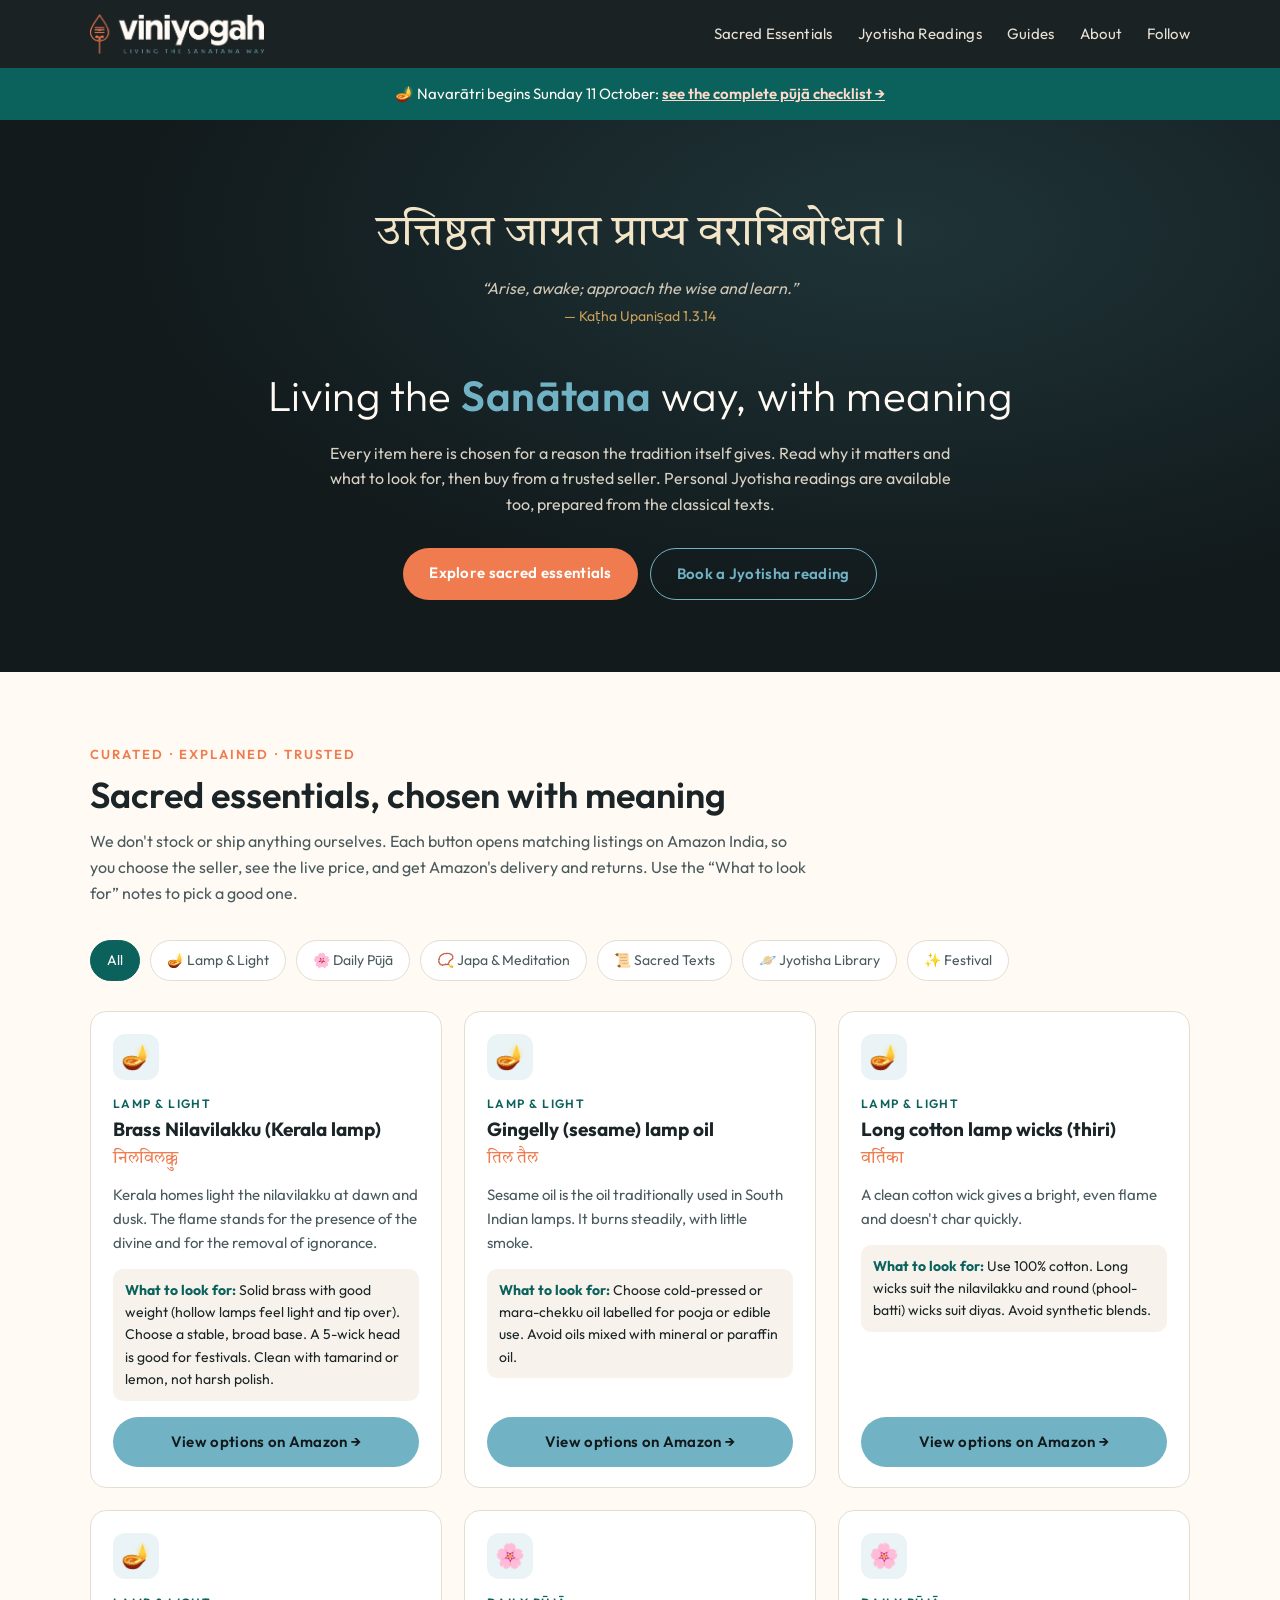
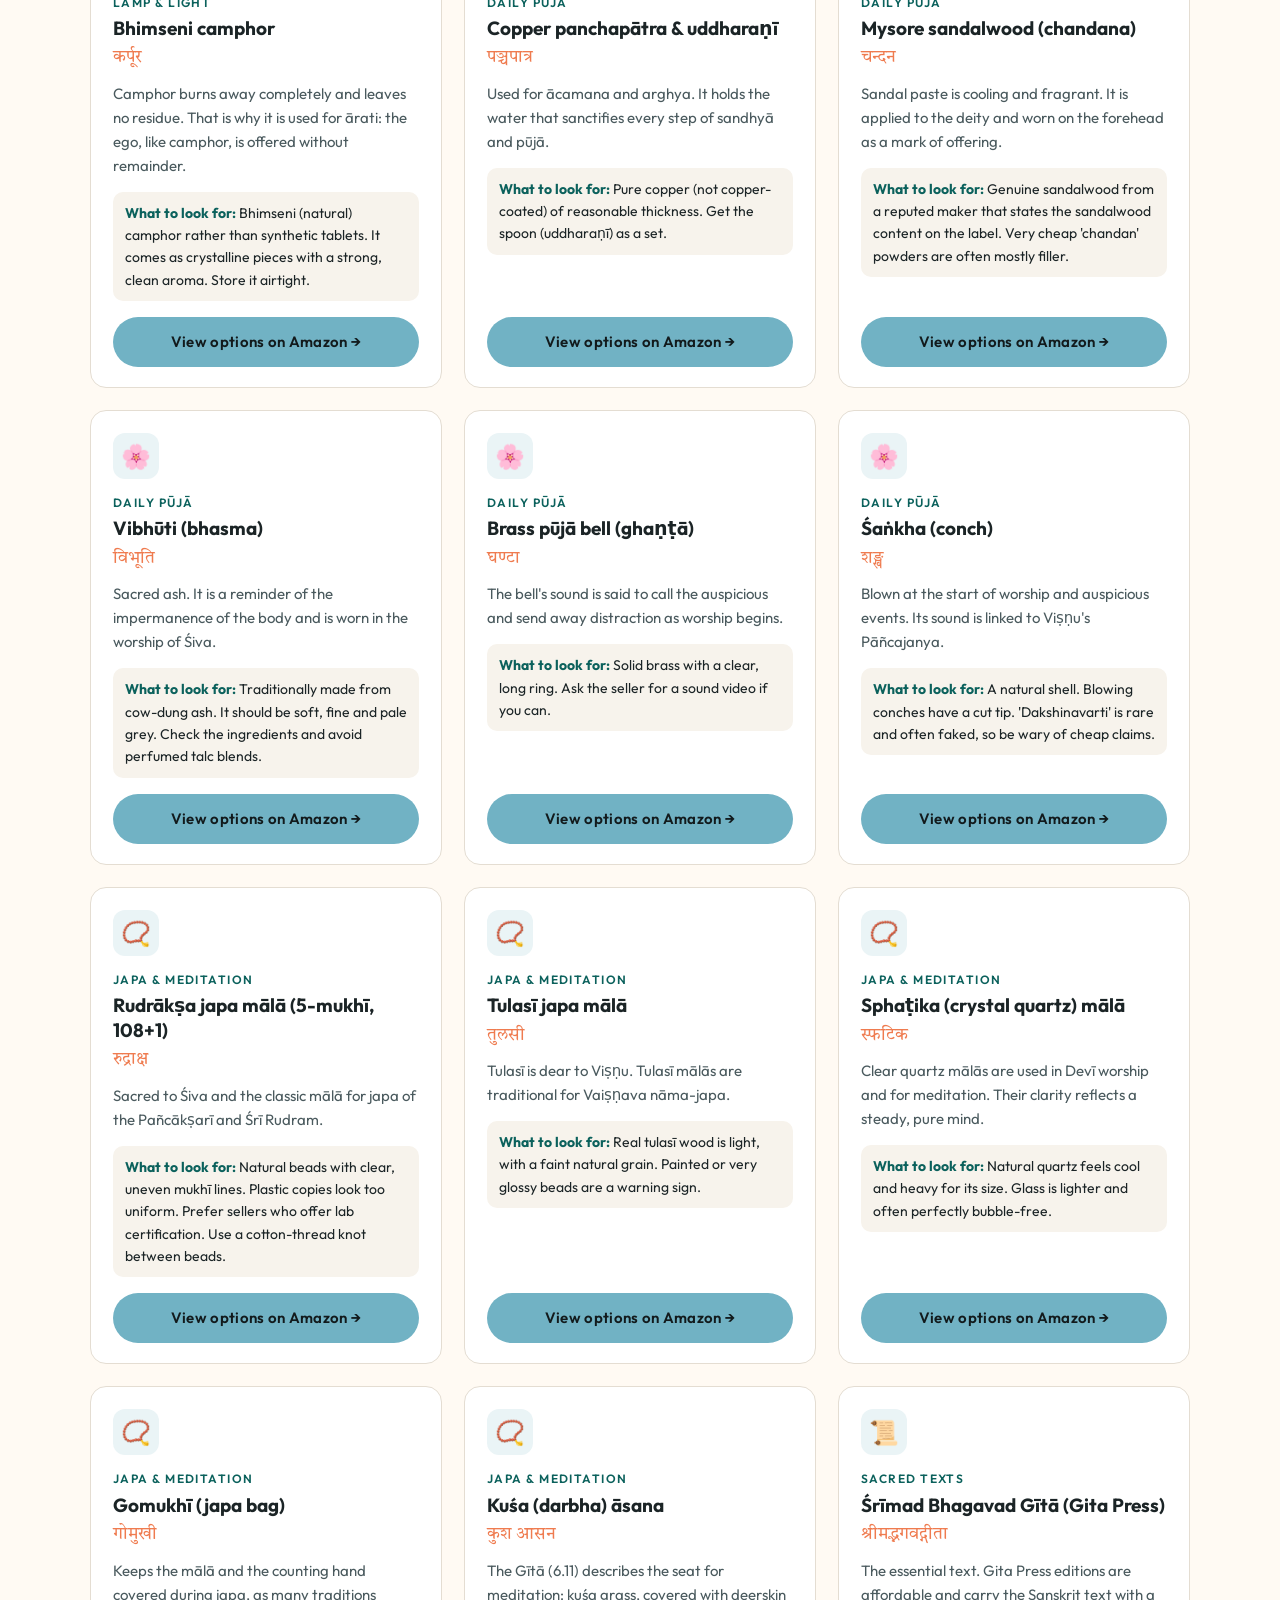
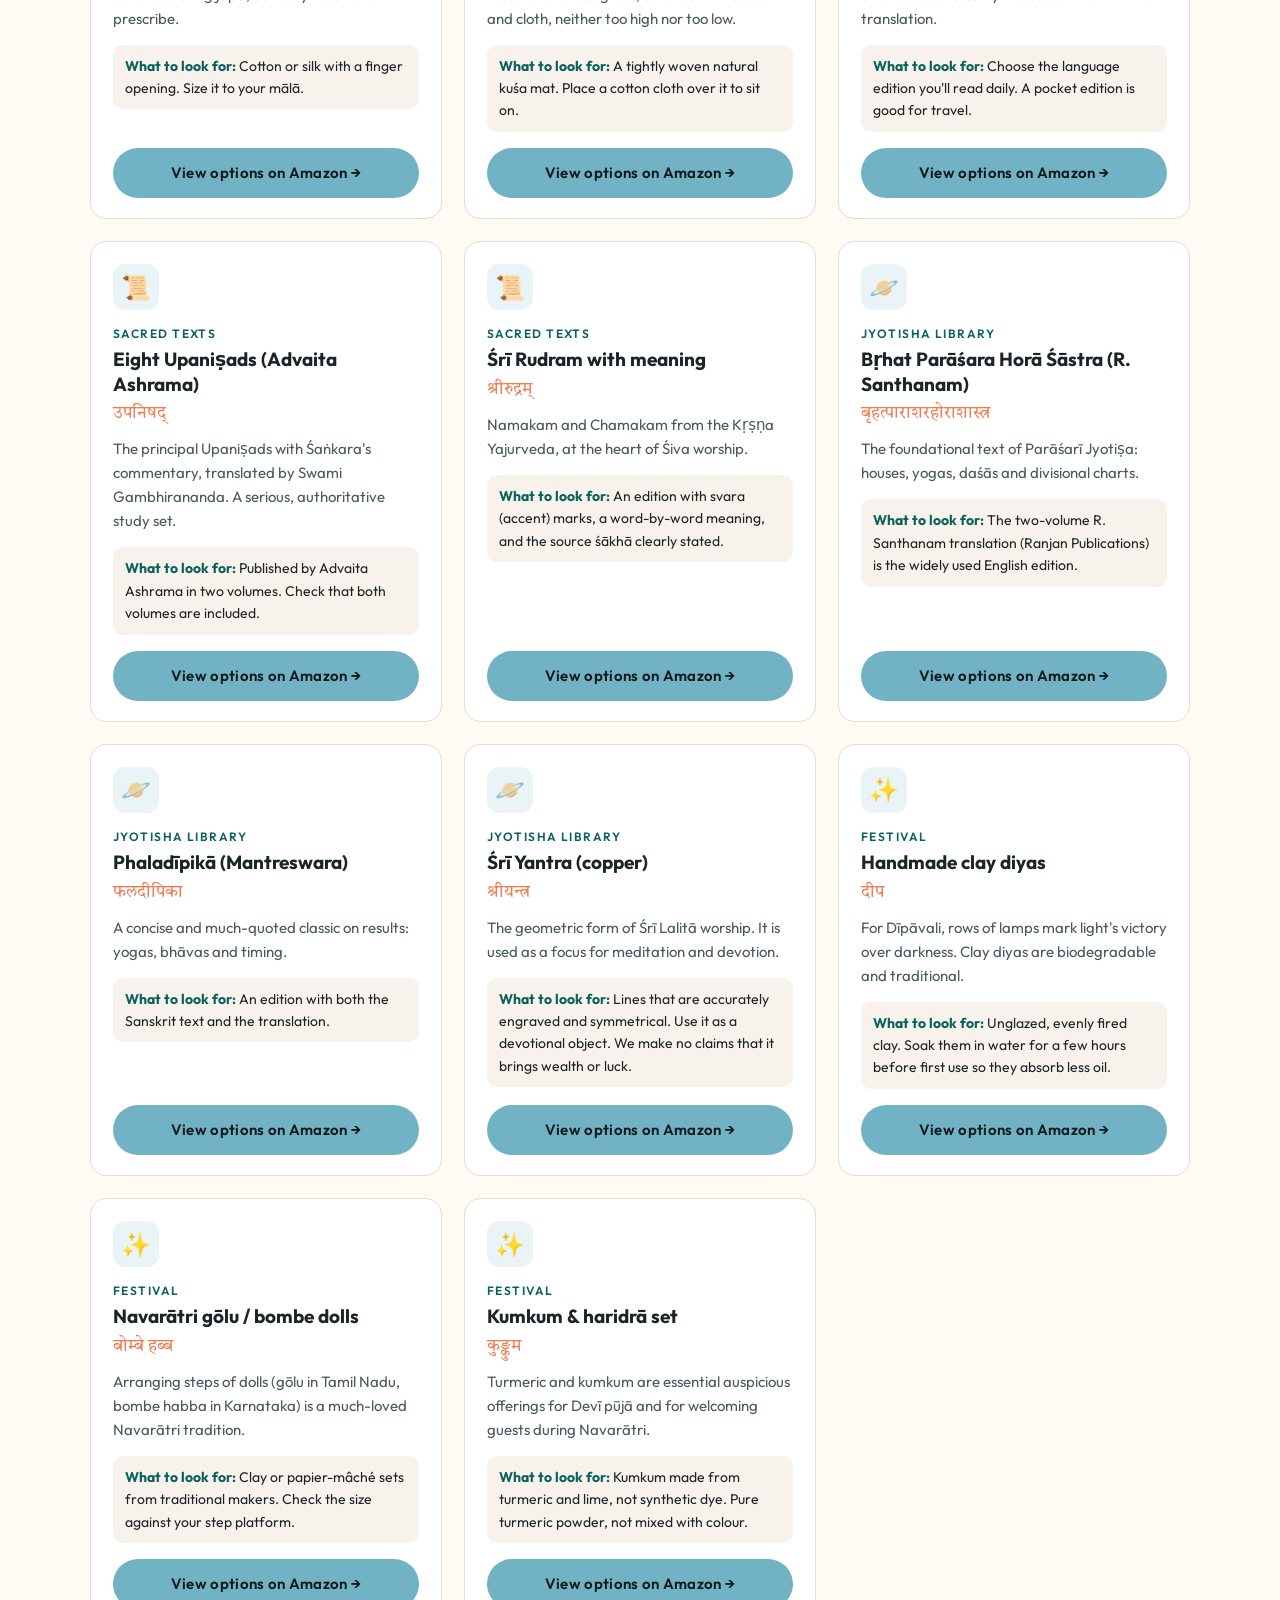
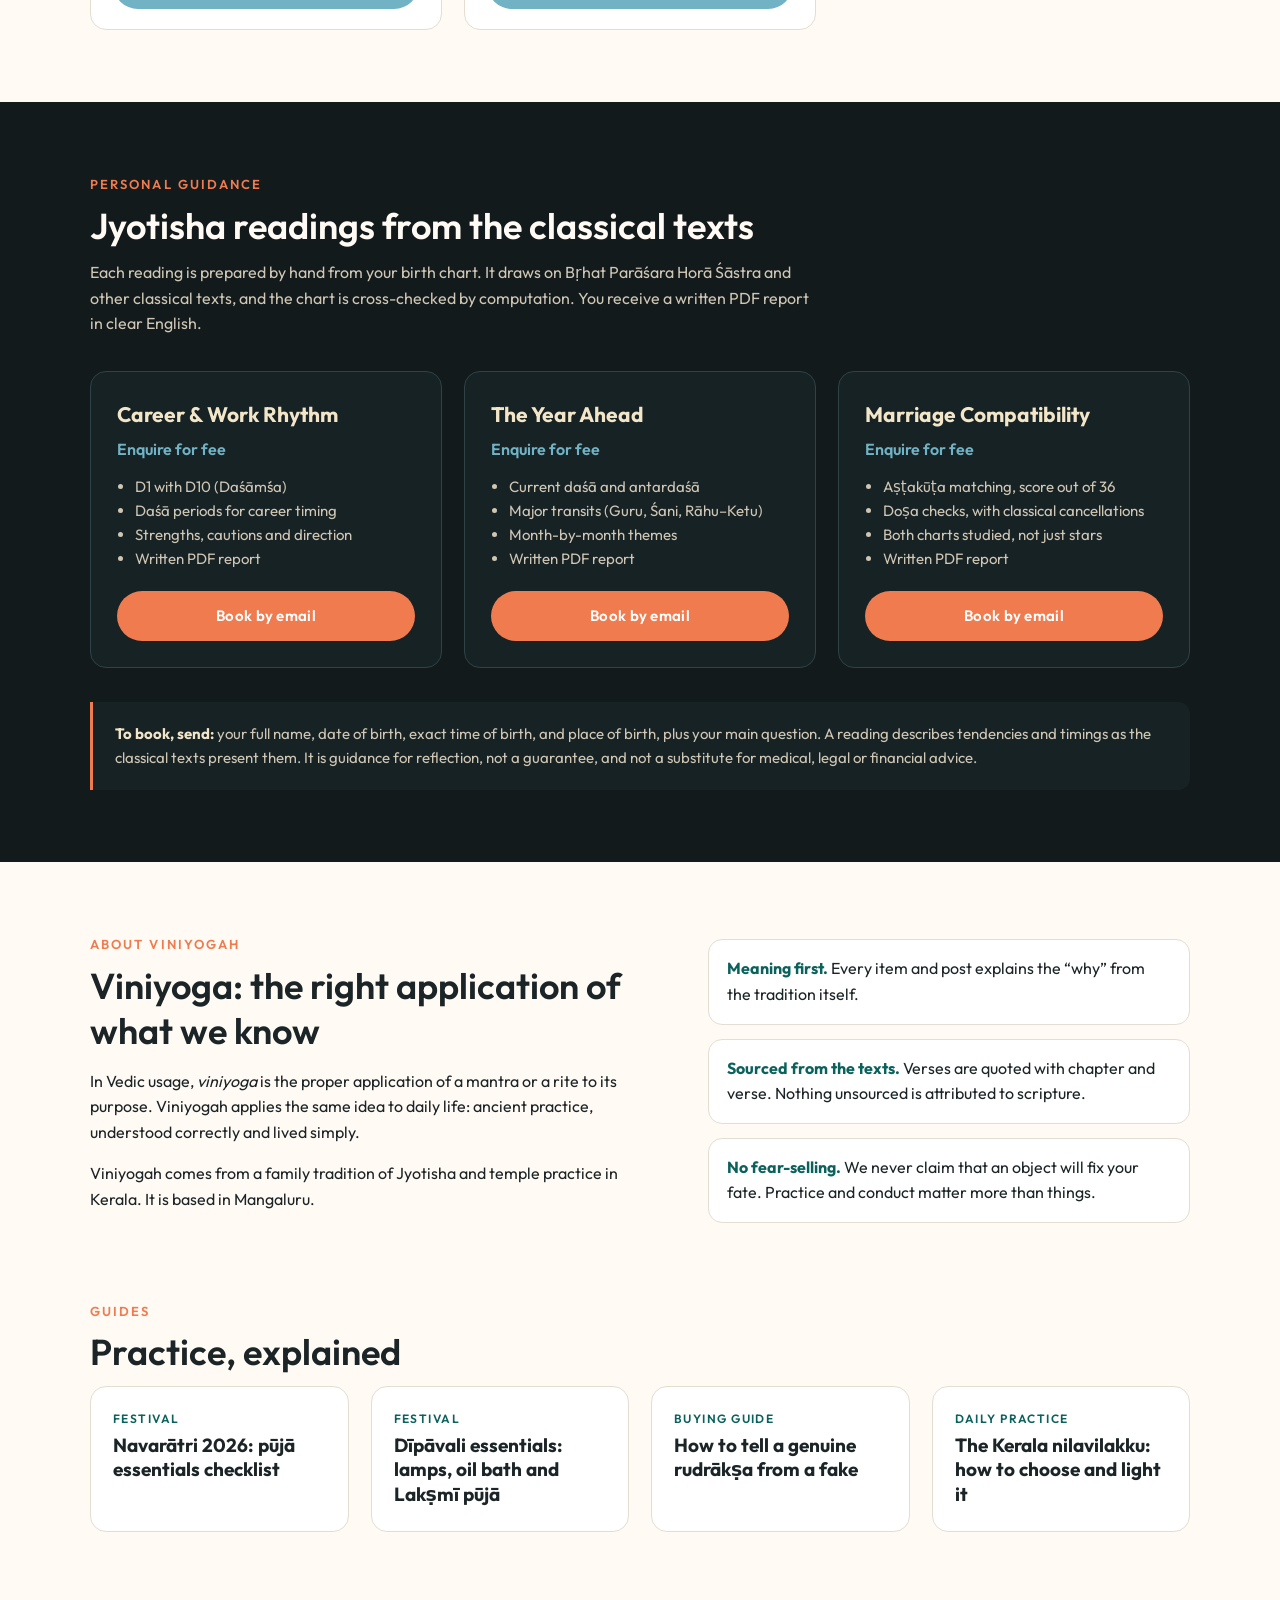
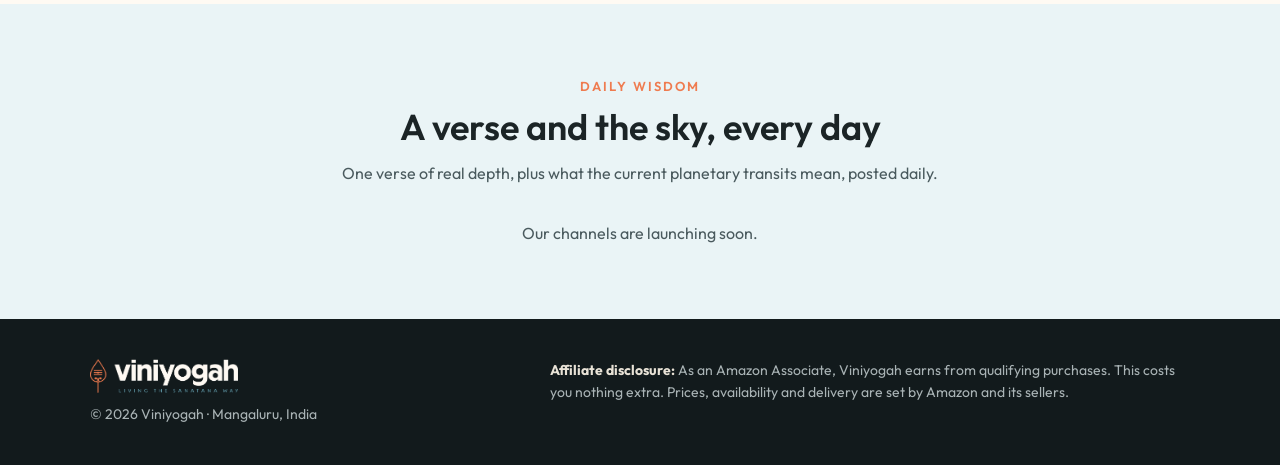
<file: index.html>
<!doctype html>
<html lang="en">
<head>
<meta charset="utf-8">
<meta name="viewport" content="width=device-width, initial-scale=1">
<title>Viniyogah — Living the Sanatana Way | Sacred Essentials, Texts & Jyotisha Readings</title>
<meta name="description" content="Viniyogah curates authentic puja essentials, japa malas, Kerala lamps and classical texts — each explained with its meaning — plus personal Vedic astrology (Jyotisha) readings.">
<meta property="og:title" content="Viniyogah — Living the Sanatana Way">
<meta property="og:description" content="Sacred essentials chosen with meaning. Classical texts. Personal Jyotisha readings.">
<link rel="icon" href="favicon.png"><link rel="apple-touch-icon" href="assets/icon-180.png">
<link rel="canonical" href="https://viniyogah.in/">
<link rel="preconnect" href="https://fonts.googleapis.com">
<link rel="preconnect" href="https://fonts.gstatic.com" crossorigin>
<link href="https://fonts.googleapis.com/css2?family=Outfit:wght@300;400;600;700&family=Tiro+Devanagari+Sanskrit&display=swap" rel="stylesheet">
<style>
/* ============================================================
   VINIYOGAH STOREFRONT — single file, no build step.
   Brand: teal #71B2C4 · orange #EF7B4F · cream #FFFAF3 · deep teal #0B615C
   ============================================================ */
:root{
  --teal:#71B2C4; --teal-deep:#0B615C; --orange:#EF7B4F; --cream:#FFFAF3;
  --ink:#1B2426; --ink-soft:#4A5A5E; --line:#E4DDD2; --card:#FFFFFF;
  --night:#121A1C; --gold:#C9A25B;
}
*{box-sizing:border-box}
html{scroll-behavior:smooth}
body{margin:0;font-family:Outfit,system-ui,sans-serif;color:var(--ink);background:var(--cream);line-height:1.6;font-size:16px}
a{color:inherit}
img{max-width:100%;display:block}
.wrap{max-width:1140px;margin:0 auto;padding:0 20px}
.skt{font-family:"Tiro Devanagari Sanskrit",serif}

/* Header */
header.top{position:sticky;top:0;z-index:20;background:rgba(18,26,28,.96);backdrop-filter:blur(6px)}
header.top .wrap{display:flex;align-items:center;justify-content:space-between;gap:16px;height:68px}
header.top img{height:40px;width:auto}
nav a{color:#E8E2D6;text-decoration:none;font-size:15px;margin-left:22px;letter-spacing:.02em}
nav a:hover{color:var(--teal)}
.menu-btn{display:none;background:none;border:1px solid #3a4a4e;color:#E8E2D6;border-radius:8px;padding:6px 10px;font:inherit;cursor:pointer}

/* Hero */
.hero{background:radial-gradient(ellipse at 70% 20%,#1f3438 0%,var(--night) 60%);color:var(--cream);padding:84px 0 72px;text-align:center}
.hero .verse{font-size:clamp(26px,4.4vw,44px);line-height:1.4;color:#F3E6C8;margin:0 0 10px}
.hero .meaning{font-style:italic;color:#CFC6B4;margin:0 0 4px}
.hero .src{color:var(--gold);font-size:14px;margin:0 0 34px}
.hero h1{font-weight:300;font-size:clamp(28px,4vw,42px);margin:0 0 12px;letter-spacing:.01em}
.hero h1 b{font-weight:600;color:var(--teal)}
.hero p.lead{max-width:640px;margin:0 auto 30px;color:#D8D1C3}
.btn{display:inline-block;padding:13px 26px;border-radius:999px;text-decoration:none;font-weight:600;letter-spacing:.02em;transition:transform .15s ease,box-shadow .15s ease;border:none;cursor:pointer;font-family:inherit;font-size:15px}
.btn:hover{transform:translateY(-1px);box-shadow:0 6px 18px rgba(0,0,0,.18)}
.btn-orange{background:var(--orange);color:#fff}
.btn-teal{background:var(--teal);color:var(--night)}
.btn-ghost{border:1.5px solid var(--teal);color:var(--teal);background:transparent}
.hero .btns{display:flex;gap:12px;justify-content:center;flex-wrap:wrap}

/* Season banner */
.season{background:var(--teal-deep);color:var(--cream);text-align:center;padding:14px 20px;font-size:15px}
.season a{color:#FFD9C9;font-weight:600}

/* Sections */
section{padding:72px 0;scroll-margin-top:68px}
.eyebrow{color:var(--orange);text-transform:uppercase;letter-spacing:.16em;font-size:13px;font-weight:600;margin:0 0 8px}
h2{font-size:clamp(26px,3.4vw,36px);font-weight:600;margin:0 0 12px;line-height:1.25}
.sub{color:var(--ink-soft);max-width:720px;margin:0 0 34px}

/* Category filter */
.filters{display:flex;flex-wrap:wrap;gap:10px;margin:0 0 30px}
.chip{border:1.5px solid var(--line);background:#fff;border-radius:999px;padding:8px 16px;font:inherit;font-size:14px;cursor:pointer;color:var(--ink-soft)}
.chip[aria-pressed="true"]{background:var(--teal-deep);border-color:var(--teal-deep);color:#fff}

/* Product grid */
.grid{display:grid;grid-template-columns:repeat(auto-fill,minmax(300px,1fr));gap:22px}
.card{background:var(--card);border:1px solid var(--line);border-radius:16px;padding:22px 22px 20px;display:flex;flex-direction:column;transition:box-shadow .2s ease}
.card:hover{box-shadow:0 10px 30px rgba(11,97,92,.10)}
.card .icon{width:46px;height:46px;border-radius:12px;display:grid;place-items:center;background:#EAF4F6;margin-bottom:14px;font-size:24px}
.card .cat{font-size:12px;letter-spacing:.12em;text-transform:uppercase;color:var(--teal-deep);font-weight:600}
.card h3{margin:4px 0 4px;font-size:19px;line-height:1.3}
.card .skt{color:var(--orange);font-size:17px;margin:0 0 10px}
.card p{margin:0 0 10px;color:var(--ink-soft);font-size:15px}
.card .look{background:#F7F3EC;border-radius:10px;padding:10px 12px;font-size:14px;color:var(--ink);margin:4px 0 16px}
.card .look b{color:var(--teal-deep)}
.card .btn{margin-top:auto;text-align:center}

/* Readings */
.readings{background:var(--night);color:var(--cream)}
.readings .sub{color:#CFC6B4}
.offer-grid{display:grid;grid-template-columns:repeat(auto-fit,minmax(260px,1fr));gap:22px}
.offer{border:1px solid #2f4246;border-radius:16px;padding:26px;background:#172225;display:flex;flex-direction:column}
.offer h3{margin:0 0 6px;font-size:21px;color:#F3E6C8}
.offer .price{color:var(--teal);font-weight:600;margin:0 0 12px}
.offer ul{margin:0 0 20px;padding-left:18px;color:#CFC6B4;font-size:15px}
.offer .btn{margin-top:auto;text-align:center}
.method{margin-top:34px;padding:20px 22px;border-left:3px solid var(--orange);background:#172225;border-radius:0 12px 12px 0;color:#CFC6B4;font-size:15px}

/* About */
.about-grid{display:grid;grid-template-columns:1.2fr 1fr;gap:40px;align-items:center}
.pillars{display:grid;gap:14px}
.pillar{background:#fff;border:1px solid var(--line);border-radius:14px;padding:16px 18px}
.pillar b{color:var(--teal-deep)}

/* Follow */
.follow{text-align:center;background:#EAF4F6}
.follow .btns{display:flex;gap:12px;justify-content:center;flex-wrap:wrap}

/* Footer */
footer{background:var(--night);color:#A9B3B5;padding:40px 0;font-size:14px}
footer .wrap{display:flex;flex-wrap:wrap;gap:24px;justify-content:space-between;align-items:flex-start}
footer img{height:34px;width:auto;margin-bottom:10px}
.disclosure{max-width:640px}

@media (max-width:820px){
  nav{display:none;position:absolute;top:68px;left:0;right:0;background:var(--night);padding:10px 20px 18px}
  nav.open{display:block}
  nav a{display:block;margin:12px 0}
  .menu-btn{display:block}
  .about-grid{grid-template-columns:1fr}
  section{padding:56px 0}
  .grid{grid-template-columns:1fr}
}
</style>
</head>
<body>

<header class="top">
  <div class="wrap">
    <a href="#top" aria-label="Viniyogah home"><img src="[data-uri]" alt="Viniyogah — Living the Sanatana Way"></a>
    <button class="menu-btn" aria-expanded="false" aria-controls="mainnav" onclick="toggleNav(this)">Menu</button>
    <nav id="mainnav">
      <a href="#essentials">Sacred Essentials</a>
      <a href="#readings">Jyotisha Readings</a>
      <a href="guides/index.html">Guides</a>
      <a href="#about">About</a>
      <a href="#follow">Follow</a>
    </nav>
  </div>
</header>

<div class="season" id="season"></div>

<section class="hero" id="top">
  <div class="wrap">
    <p class="verse skt">उत्तिष्ठत जाग्रत प्राप्य वरान्निबोधत ।</p>
    <p class="meaning">“Arise, awake; approach the wise and learn.”</p>
    <p class="src">— Kaṭha Upaniṣad 1.3.14</p>
    <h1>Living the <b>Sanātana</b> way, with meaning</h1>
    <p class="lead">Every item here is chosen for a reason the tradition itself gives. Read why it matters and what to look for, then buy from a trusted seller. Personal Jyotisha readings are available too, prepared from the classical texts.</p>
    <div class="btns">
      <a class="btn btn-orange" href="#essentials">Explore sacred essentials</a>
      <a class="btn btn-ghost" href="#readings">Book a Jyotisha reading</a>
    </div>
  </div>
</section>

<section id="essentials">
  <div class="wrap">
    <p class="eyebrow">Curated · Explained · Trusted</p>
    <h2>Sacred essentials, chosen with meaning</h2>
    <p class="sub">We don't stock or ship anything ourselves. Each button opens matching listings on Amazon India, so you choose the seller, see the live price, and get Amazon's delivery and returns. Use the “What to look for” notes to pick a good one.</p>
    <div class="filters" id="filters" role="group" aria-label="Filter by category"></div>
    <div class="grid" id="grid"></div>
  </div>
</section>

<section class="readings" id="readings">
  <div class="wrap">
    <p class="eyebrow">Personal guidance</p>
    <h2>Jyotisha readings from the classical texts</h2>
    <p class="sub">Each reading is prepared by hand from your birth chart. It draws on Bṛhat Parāśara Horā Śāstra and other classical texts, and the chart is cross-checked by computation. You receive a written PDF report in clear English.</p>
    <div class="offer-grid" id="offers"></div>
    <div class="method">
      <b style="color:#F3E6C8">To book, send:</b> your full name, date of birth, exact time of birth, and place of birth, plus your main question.
      A reading describes tendencies and timings as the classical texts present them. It is guidance for reflection, not a guarantee, and not a substitute for medical, legal or financial advice.
    </div>
  </div>
</section>

<section id="about">
  <div class="wrap about-grid">
    <div>
      <p class="eyebrow">About Viniyogah</p>
      <h2>Viniyoga: the right application of what we know</h2>
      <p>In Vedic usage, <i>viniyoga</i> is the proper application of a mantra or a rite to its purpose. Viniyogah applies the same idea to daily life: ancient practice, understood correctly and lived simply.</p>
      <p>Viniyogah comes from a family tradition of Jyotisha and temple practice in Kerala. It is based in Mangaluru.</p>
    </div>
    <div class="pillars">
      <div class="pillar"><b>Meaning first.</b> Every item and post explains the “why” from the tradition itself.</div>
      <div class="pillar"><b>Sourced from the texts.</b> Verses are quoted with chapter and verse. Nothing unsourced is attributed to scripture.</div>
      <div class="pillar"><b>No fear-selling.</b> We never claim that an object will fix your fate. Practice and conduct matter more than things.</div>
    </div>
  </div>
</section>

<section id="guides" style="padding-top:0">
  <div class="wrap">
    <p class="eyebrow">Guides</p>
    <h2>Practice, explained</h2>
    <div class="grid" style="grid-template-columns:repeat(auto-fill,minmax(240px,1fr))">
      <a class="card" style="text-decoration:none" href="guides/navaratri-puja-items.html"><div class="cat">Festival</div><h3>Navarātri 2026: pūjā essentials checklist</h3></a>
      <a class="card" style="text-decoration:none" href="guides/deepavali-essentials.html"><div class="cat">Festival</div><h3>Dīpāvali essentials: lamps, oil bath and Lakṣmī pūjā</h3></a>
      <a class="card" style="text-decoration:none" href="guides/genuine-rudraksha.html"><div class="cat">Buying guide</div><h3>How to tell a genuine rudrākṣa from a fake</h3></a>
      <a class="card" style="text-decoration:none" href="guides/nilavilakku-lighting.html"><div class="cat">Daily practice</div><h3>The Kerala nilavilakku: how to choose and light it</h3></a>
    </div>
  </div>
</section>

<section class="follow" id="follow">
  <div class="wrap">
    <p class="eyebrow">Daily wisdom</p>
    <h2>A verse and the sky, every day</h2>
    <p class="sub" style="margin-left:auto;margin-right:auto">One verse of real depth, plus what the current planetary transits mean, posted daily.</p>
    <div class="btns" id="social"></div>
  </div>
</section>

<footer>
  <div class="wrap">
    <div>
      <img src="[data-uri]" alt="Viniyogah">
      <div>© <span id="yr"></span> Viniyogah · Mangaluru, India</div>
    </div>
    <div class="disclosure">
      <b style="color:#E8E2D6">Affiliate disclosure:</b> As an Amazon Associate, Viniyogah earns from qualifying purchases. This costs you nothing extra. Prices, availability and delivery are set by Amazon and its sellers.
    </div>
  </div>
</footer>

<script>
/* ============================================================
   CONFIG — THE ONLY PART VINI NEEDS TO EDIT
   ============================================================ */
const CONFIG = {
  // Your Amazon Associates tracking ID (looks like "yourname-21").
  // While this is empty, the buttons still work but you earn NO commission.
  amazonTag: "viniyogah0b-21",

  // WhatsApp number for reading enquiries, country code + number, digits only, e.g. "919876543210".
  // If left empty, the enquiry buttons open an email instead.
  whatsapp: "",
  email: "support@viniyogah.in",

  // Reading fees. Leave "" to show "Enquire for fee".
  fees: { career: "", year: "", match: "" },

  // Social profile links. Leave "" to hide a button.
  instagram: "",
  youtube: "",
  pinterest: "",

  // Seasonal banner text. Edit or set to "" to hide.
  season: "🪔 Navarātri begins Sunday 11 October: <a href=\"guides/navaratri-puja-items.html\">see the complete pūjā checklist →</a>"
};

/* ============================================================
   PRODUCTS — curated list. Each 'q' is an Amazon India search.
   ============================================================ */
const CATS = {
  all:{label:"All"},
  lamp:{label:"Lamp & Light", icon:"🪔"},
  puja:{label:"Daily Pūjā", icon:"🌸"},
  japa:{label:"Japa & Meditation", icon:"📿"},
  texts:{label:"Sacred Texts", icon:"📜"},
  jyotisha:{label:"Jyotisha Library", icon:"🪐"},
  festival:{label:"Festival", icon:"✨"}
};

const PRODUCTS = [
  // LAMP & LIGHT
  {c:"lamp", n:"Brass Nilavilakku (Kerala lamp)", s:"निलविलक्कु",
   why:"Kerala homes light the nilavilakku at dawn and dusk. The flame stands for the presence of the divine and for the removal of ignorance.",
   look:"Solid brass with good weight (hollow lamps feel light and tip over). Choose a stable, broad base. A 5-wick head is good for festivals. Clean with tamarind or lemon, not harsh polish.",
   q:"brass nilavilakku kerala lamp"},
  {c:"lamp", n:"Gingelly (sesame) lamp oil", s:"तिल तैल",
   why:"Sesame oil is the oil traditionally used in South Indian lamps. It burns steadily, with little smoke.",
   look:"Choose cold-pressed or mara-chekku oil labelled for pooja or edible use. Avoid oils mixed with mineral or paraffin oil.",
   q:"gingelly oil for pooja lamp"},
  {c:"lamp", n:"Long cotton lamp wicks (thiri)", s:"वर्तिका",
   why:"A clean cotton wick gives a bright, even flame and doesn't char quickly.",
   look:"Use 100% cotton. Long wicks suit the nilavilakku and round (phool-batti) wicks suit diyas. Avoid synthetic blends.",
   q:"cotton wicks for diya long"},
  {c:"lamp", n:"Bhimseni camphor", s:"कर्पूर",
   why:"Camphor burns away completely and leaves no residue. That is why it is used for ārati: the ego, like camphor, is offered without remainder.",
   look:"Bhimseni (natural) camphor rather than synthetic tablets. It comes as crystalline pieces with a strong, clean aroma. Store it airtight.",
   q:"bhimseni kapoor original"},

  // DAILY PUJA
  {c:"puja", n:"Copper panchapātra & uddharaṇī", s:"पञ्चपात्र",
   why:"Used for ācamana and arghya. It holds the water that sanctifies every step of sandhyā and pūjā.",
   look:"Pure copper (not copper-coated) of reasonable thickness. Get the spoon (uddharaṇī) as a set.",
   q:"copper panchapatra uddharani set"},
  {c:"puja", n:"Mysore sandalwood (chandana)", s:"चन्दन",
   why:"Sandal paste is cooling and fragrant. It is applied to the deity and worn on the forehead as a mark of offering.",
   look:"Genuine sandalwood from a reputed maker that states the sandalwood content on the label. Very cheap 'chandan' powders are often mostly filler.",
   q:"pure mysore sandalwood powder"},
  {c:"puja", n:"Vibhūti (bhasma)", s:"विभूति",
   why:"Sacred ash. It is a reminder of the impermanence of the body and is worn in the worship of Śiva.",
   look:"Traditionally made from cow-dung ash. It should be soft, fine and pale grey. Check the ingredients and avoid perfumed talc blends.",
   q:"vibhuti bhasma pure"},
  {c:"puja", n:"Brass pūjā bell (ghaṇṭā)", s:"घण्टा",
   why:"The bell's sound is said to call the auspicious and send away distraction as worship begins.",
   look:"Solid brass with a clear, long ring. Ask the seller for a sound video if you can.",
   q:"brass pooja bell ghanti"},
  {c:"puja", n:"Śaṅkha (conch)", s:"शङ्ख",
   why:"Blown at the start of worship and auspicious events. Its sound is linked to Viṣṇu's Pāñcajanya.",
   look:"A natural shell. Blowing conches have a cut tip. 'Dakshinavarti' is rare and often faked, so be wary of cheap claims.",
   q:"blowing conch shell shankh pooja"},

  // JAPA & MEDITATION
  {c:"japa", n:"Rudrākṣa japa mālā (5-mukhī, 108+1)", s:"रुद्राक्ष",
   why:"Sacred to Śiva and the classic mālā for japa of the Pañcākṣarī and Śrī Rudram.",
   look:"Natural beads with clear, uneven mukhī lines. Plastic copies look too uniform. Prefer sellers who offer lab certification. Use a cotton-thread knot between beads.",
   q:"5 mukhi rudraksha mala 108 certified"},
  {c:"japa", n:"Tulasī japa mālā", s:"तुलसी",
   why:"Tulasī is dear to Viṣṇu. Tulasī mālās are traditional for Vaiṣṇava nāma-japa.",
   look:"Real tulasī wood is light, with a faint natural grain. Painted or very glossy beads are a warning sign.",
   q:"tulsi japa mala 108 original"},
  {c:"japa", n:"Sphaṭika (crystal quartz) mālā", s:"स्फटिक",
   why:"Clear quartz mālās are used in Devī worship and for meditation. Their clarity reflects a steady, pure mind.",
   look:"Natural quartz feels cool and heavy for its size. Glass is lighter and often perfectly bubble-free.",
   q:"sphatik mala original 108"},
  {c:"japa", n:"Gomukhī (japa bag)", s:"गोमुखी",
   why:"Keeps the mālā and the counting hand covered during japa, as many traditions prescribe.",
   look:"Cotton or silk with a finger opening. Size it to your mālā.",
   q:"gomukhi japa mala bag"},
  {c:"japa", n:"Kuśa (darbha) āsana", s:"कुश आसन",
   why:"The Gītā (6.11) describes the seat for meditation: kuśa grass, covered with deerskin and cloth, neither too high nor too low.",
   look:"A tightly woven natural kuśa mat. Place a cotton cloth over it to sit on.",
   q:"kusha grass asan mat"},

  // SACRED TEXTS
  {c:"texts", n:"Śrīmad Bhagavad Gītā (Gita Press)", s:"श्रीमद्भगवद्गीता",
   why:"The essential text. Gita Press editions are affordable and carry the Sanskrit text with a translation.",
   look:"Choose the language edition you'll read daily. A pocket edition is good for travel.",
   q:"gita press bhagavad gita english sanskrit"},
  {c:"texts", n:"Eight Upaniṣads (Advaita Ashrama)", s:"उपनिषद्",
   why:"The principal Upaniṣads with Śaṅkara's commentary, translated by Swami Gambhirananda. A serious, authoritative study set.",
   look:"Published by Advaita Ashrama in two volumes. Check that both volumes are included.",
   q:"Eight Upanishads Gambhirananda Advaita Ashrama"},
  {c:"texts", n:"Śrī Rudram with meaning", s:"श्रीरुद्रम्",
   why:"Namakam and Chamakam from the Kṛṣṇa Yajurveda, at the heart of Śiva worship.",
   look:"An edition with svara (accent) marks, a word-by-word meaning, and the source śākhā clearly stated.",
   q:"Sri Rudram book with meaning svara"},

  // JYOTISHA LIBRARY
  {c:"jyotisha", n:"Bṛhat Parāśara Horā Śāstra (R. Santhanam)", s:"बृहत्पाराशरहोराशास्त्र",
   why:"The foundational text of Parāśarī Jyotiṣa: houses, yogas, daśās and divisional charts.",
   look:"The two-volume R. Santhanam translation (Ranjan Publications) is the widely used English edition.",
   q:"Brihat Parasara Hora Sastra Santhanam"},
  {c:"jyotisha", n:"Phaladīpikā (Mantreswara)", s:"फलदीपिका",
   why:"A concise and much-quoted classic on results: yogas, bhāvas and timing.",
   look:"An edition with both the Sanskrit text and the translation.",
   q:"Phaladeepika Mantreswara english"},
  {c:"jyotisha", n:"Śrī Yantra (copper)", s:"श्रीयन्त्र",
   why:"The geometric form of Śrī Lalitā worship. It is used as a focus for meditation and devotion.",
   look:"Lines that are accurately engraved and symmetrical. Use it as a devotional object. We make no claims that it brings wealth or luck.",
   q:"sri yantra copper engraved"},

  // FESTIVAL
  {c:"festival", n:"Handmade clay diyas", s:"दीप",
   why:"For Dīpāvali, rows of lamps mark light's victory over darkness. Clay diyas are biodegradable and traditional.",
   look:"Unglazed, evenly fired clay. Soak them in water for a few hours before first use so they absorb less oil.",
   q:"handmade clay diya set"},
  {c:"festival", n:"Navarātri gōlu / bombe dolls", s:"बोम्बे हब्ब",
   why:"Arranging steps of dolls (gōlu in Tamil Nadu, bombe habba in Karnataka) is a much-loved Navarātri tradition.",
   look:"Clay or papier-mâché sets from traditional makers. Check the size against your step platform.",
   q:"navaratri golu dolls set"},
  {c:"festival", n:"Kumkum & haridrā set", s:"कुङ्कुम",
   why:"Turmeric and kumkum are essential auspicious offerings for Devī pūjā and for welcoming guests during Navarātri.",
   look:"Kumkum made from turmeric and lime, not synthetic dye. Pure turmeric powder, not mixed with colour.",
   q:"natural kumkum haldi pooja"}
];

const OFFERS = [
  {k:"career", t:"Career & Work Rhythm", items:["D1 with D10 (Daśāṁśa)","Daśā periods for career timing","Strengths, cautions and direction","Written PDF report"]},
  {k:"year",   t:"The Year Ahead",        items:["Current daśā and antardaśā","Major transits (Guru, Śani, Rāhu–Ketu)","Month-by-month themes","Written PDF report"]},
  {k:"match",  t:"Marriage Compatibility", items:["Aṣṭakūṭa matching, score out of 36","Doṣa checks, with classical cancellations","Both charts studied, not just stars","Written PDF report"]}
];

/* ============================================================
   RENDERING — no need to edit below
   ============================================================ */
function amz(q){
  const u = "https://www.amazon.in/s?k=" + encodeURIComponent(q);
  return CONFIG.amazonTag ? u + "&tag=" + encodeURIComponent(CONFIG.amazonTag) : u;
}
function enquire(topic){
  const msg = "Namaskaram, I would like a Viniyogah Jyotisha reading: " + topic + ". My birth details are: ";
  if (CONFIG.whatsapp) return "https://wa.me/" + CONFIG.whatsapp + "?text=" + encodeURIComponent(msg);
  return "mailto:" + CONFIG.email + "?subject=" + encodeURIComponent("Jyotisha reading: " + topic) + "&body=" + encodeURIComponent(msg);
}
function esc(s){return s.replace(/[&<>"]/g,c=>({"&":"&amp;","<":"&lt;",">":"&gt;","\"":"&quot;"}[c]))}

let current = "all";
function renderFilters(){
  const f = document.getElementById("filters");
  f.innerHTML = Object.entries(CATS).map(([k,v]) =>
    `<button class="chip" aria-pressed="${k===current}" onclick="pick('${k}')">${v.icon?v.icon+" ":""}${v.label}</button>`).join("");
}
function renderGrid(){
  const g = document.getElementById("grid");
  const list = PRODUCTS.filter(p => current==="all" || p.c===current);
  g.innerHTML = list.map(p => `
    <article class="card">
      <div class="icon" aria-hidden="true">${CATS[p.c].icon}</div>
      <div class="cat">${CATS[p.c].label}</div>
      <h3>${esc(p.n)}</h3>
      <div class="skt">${p.s}</div>
      <p>${esc(p.why)}</p>
      <div class="look"><b>What to look for:</b> ${esc(p.look)}</div>
      <a class="btn btn-teal" href="${amz(p.q)}" target="_blank" rel="sponsored noopener">View options on Amazon →</a>
    </article>`).join("");
}
function pick(k){ current = k; renderFilters(); renderGrid(); }
function renderOffers(){
  document.getElementById("offers").innerHTML = OFFERS.map(o => `
    <div class="offer">
      <h3>${o.t}</h3>
      <p class="price">${CONFIG.fees[o.k] ? "₹" + esc(CONFIG.fees[o.k]) : "Enquire for fee"}</p>
      <ul>${o.items.map(i=>`<li>${i}</li>`).join("")}</ul>
      <a class="btn btn-orange" href="${enquire(o.t)}" target="_blank" rel="noopener">${CONFIG.whatsapp ? "Book on WhatsApp" : "Book by email"}</a>
    </div>`).join("");
}
function renderSocial(){
  const s = [["Instagram",CONFIG.instagram],["YouTube",CONFIG.youtube],["Pinterest",CONFIG.pinterest]].filter(x=>x[1]);
  const el = document.getElementById("social");
  el.innerHTML = s.length ? s.map(([n,u])=>`<a class="btn btn-teal" href="${u}" target="_blank" rel="noopener">${n}</a>`).join("")
                          : `<span style="color:var(--ink-soft)">Our channels are launching soon.</span>`;
}
function toggleNav(b){
  const n = document.getElementById("mainnav"); const open = n.classList.toggle("open");
  b.setAttribute("aria-expanded", open);
}
document.querySelectorAll("#mainnav a").forEach(a=>a.addEventListener("click",()=>document.getElementById("mainnav").classList.remove("open")));
const seasonEl = document.getElementById("season");
if (CONFIG.season) seasonEl.innerHTML = CONFIG.season; else seasonEl.remove();
document.getElementById("yr").textContent = new Date().getFullYear();
renderFilters(); renderGrid(); renderOffers(); renderSocial();
</script>
</body>
</html>
</file>
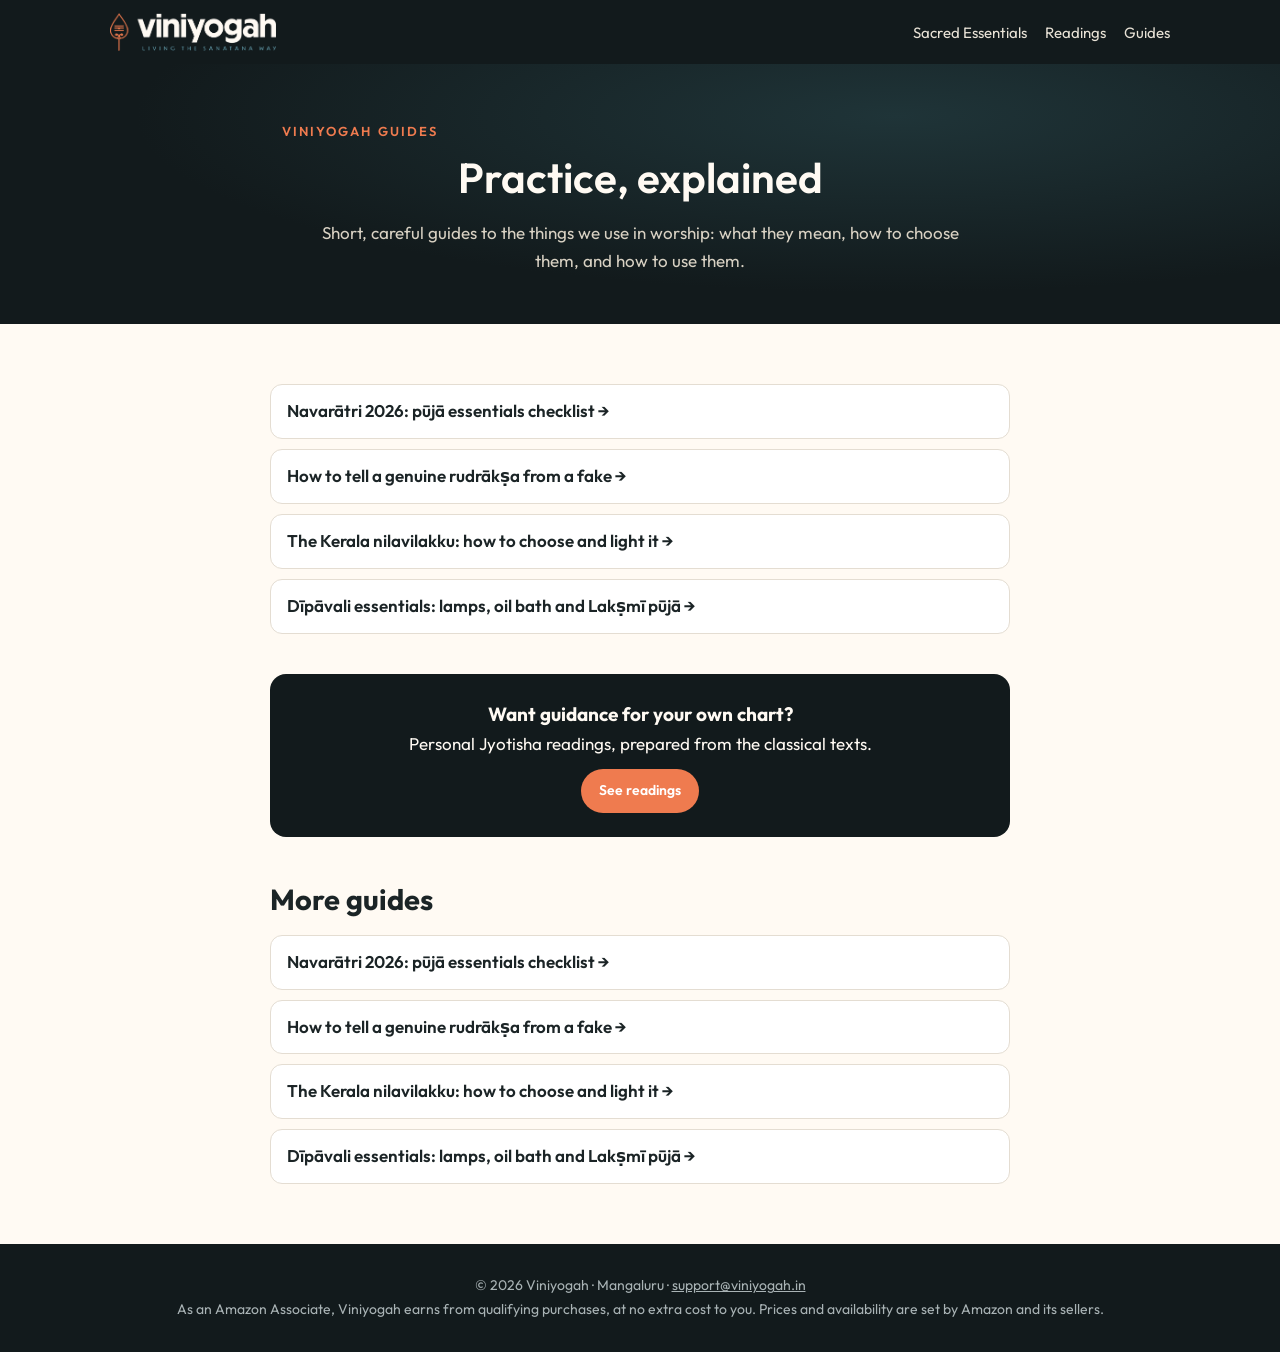
<file: guides/index.html>
<!doctype html>
<html lang="en"><head>
<meta charset="utf-8"><meta name="viewport" content="width=device-width, initial-scale=1">
<title>Guides – Sanatana Practice, Explained | Viniyogah</title>
<meta name="description" content="Practical, meaning-first guides to puja items, lamps, rudraksha and festivals from Viniyogah.">
<link rel="canonical" href="https://viniyogah.in/guides/index.html">
<meta property="og:title" content="Practice, explained"><meta property="og:description" content="Practical, meaning-first guides to puja items, lamps, rudraksha and festivals from Viniyogah.">
<meta property="og:image" content="https://viniyogah.in/assets/icon-180.png">
<link rel="icon" href="../favicon.png"><link rel="apple-touch-icon" href="../assets/icon-180.png">
<link rel="preconnect" href="https://fonts.googleapis.com"><link rel="preconnect" href="https://fonts.gstatic.com" crossorigin>
<link href="https://fonts.googleapis.com/css2?family=Outfit:wght@300;400;600;700&family=Tiro+Devanagari+Sanskrit&display=swap" rel="stylesheet">
<link rel="stylesheet" href="../assets/guides.css">
<script type="application/ld+json">[{"@context": "https://schema.org", "@type": "Article", "headline": "Practice, explained", "description": "Practical, meaning-first guides to puja items, lamps, rudraksha and festivals from Viniyogah.", "author": {"@type": "Organization", "name": "Viniyogah"}, "publisher": {"@type": "Organization", "name": "Viniyogah", "logo": {"@type": "ImageObject", "url": "https://viniyogah.in/assets/logo.png"}}, "mainEntityOfPage": "https://viniyogah.in/guides/index.html", "datePublished": "2026-10-08"}]</script>
</head><body>
<header class="top"><div class="in"><a href="../index.html"><img src="../assets/logo.png" alt="Viniyogah — Living the Sanatana Way"></a>
<nav><a class="hide" href="../index.html#essentials">Sacred Essentials</a><a href="../index.html#readings">Readings</a><a href="index.html">Guides</a></nav></div></header>
<section class="hero"><p class="eyebrow">Viniyogah guides</p><h1>Practice, explained</h1><p>Short, careful guides to the things we use in worship: what they mean, how to choose them, and how to use them.</p></section>
<main>
<div class="more"><a href="navaratri-puja-items.html">Navarātri 2026: pūjā essentials checklist →</a><a href="genuine-rudraksha.html">How to tell a genuine rudrākṣa from a fake →</a><a href="nilavilakku-lighting.html">The Kerala nilavilakku: how to choose and light it →</a><a href="deepavali-essentials.html">Dīpāvali essentials: lamps, oil bath and Lakṣmī pūjā →</a></div>

<div class="cta"><b style="font-size:19px">Want guidance for your own chart?</b><br>Personal Jyotisha readings, prepared from the classical texts.<br><a class="btn" href="../index.html#readings">See readings</a></div>
<h2>More guides</h2><div class="more"><a href="navaratri-puja-items.html">Navarātri 2026: pūjā essentials checklist →</a><a href="genuine-rudraksha.html">How to tell a genuine rudrākṣa from a fake →</a><a href="nilavilakku-lighting.html">The Kerala nilavilakku: how to choose and light it →</a><a href="deepavali-essentials.html">Dīpāvali essentials: lamps, oil bath and Lakṣmī pūjā →</a></div>
</main>
<footer>© 2026 Viniyogah · Mangaluru · <a href="mailto:support@viniyogah.in" style="color:#A9B3B5">support@viniyogah.in</a><br>
As an Amazon Associate, Viniyogah earns from qualifying purchases, at no extra cost to you. Prices and availability are set by Amazon and its sellers.</footer>
</body></html>
</file>
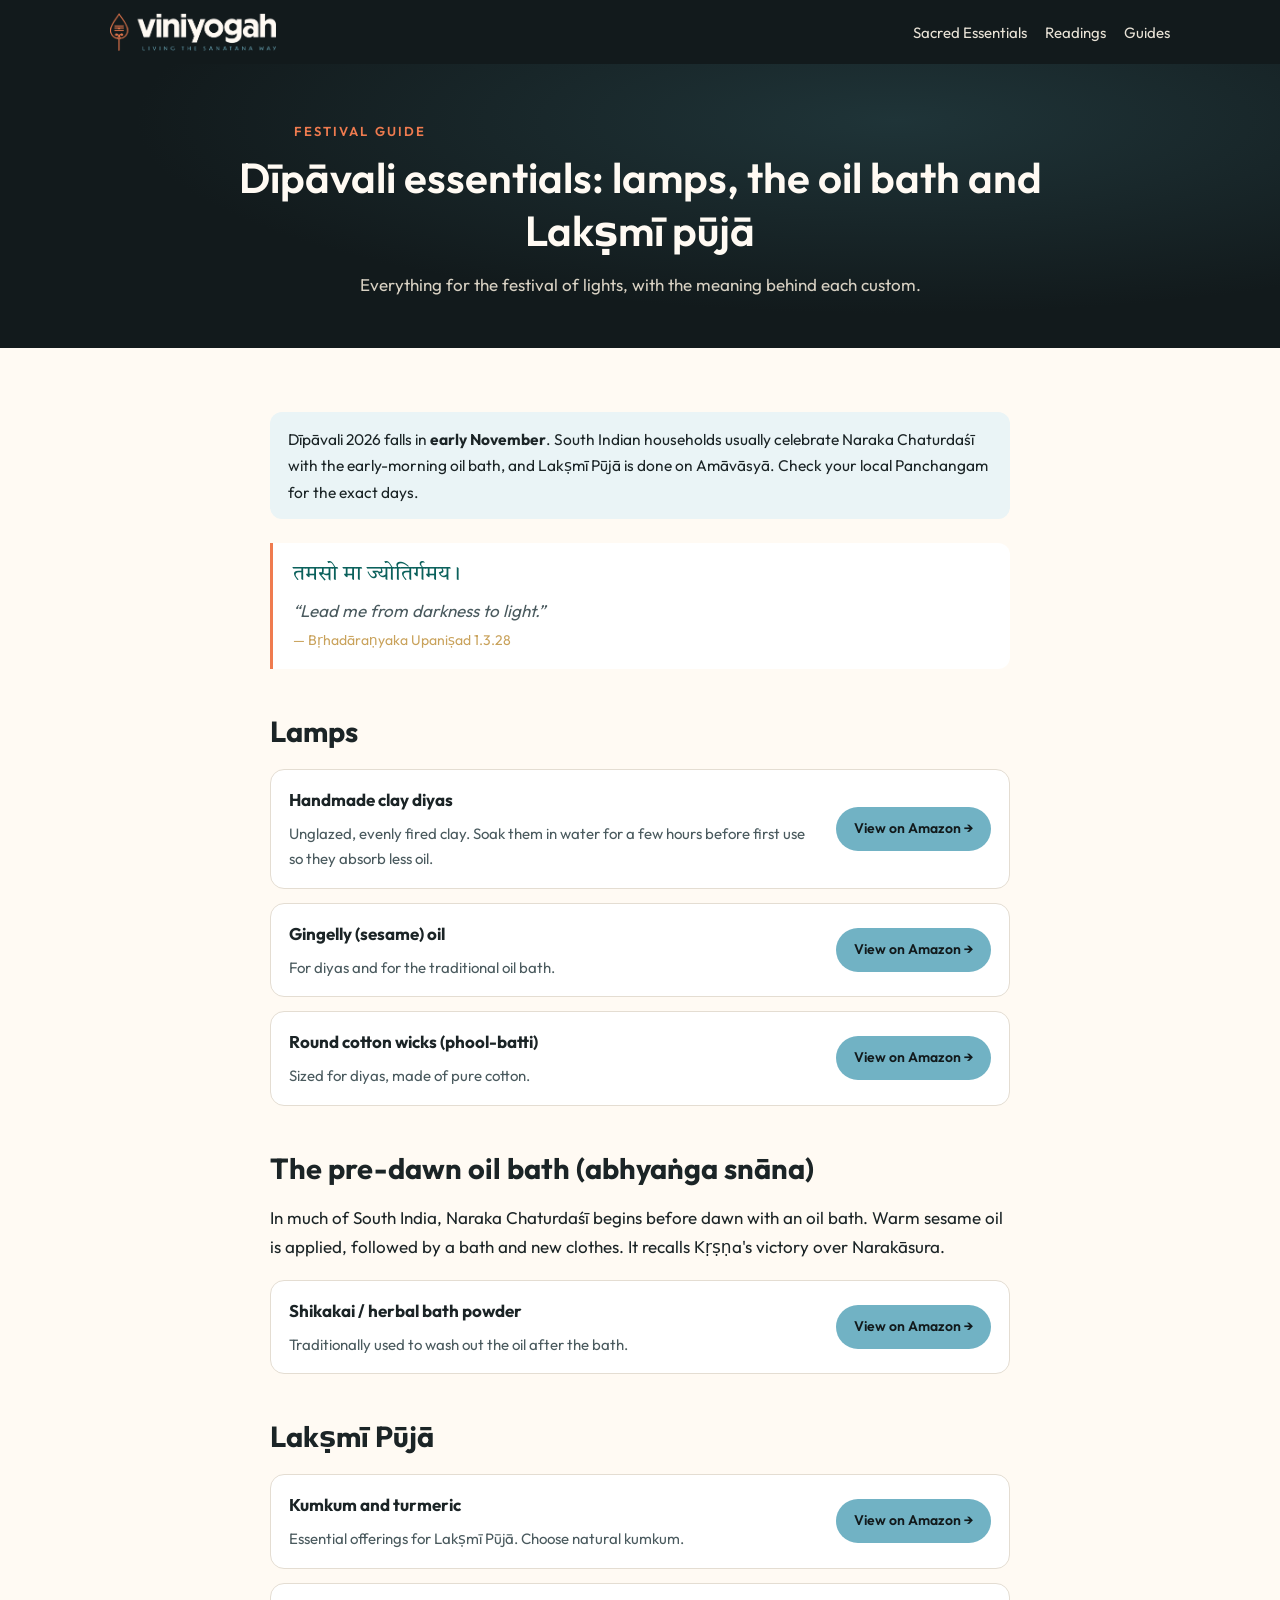
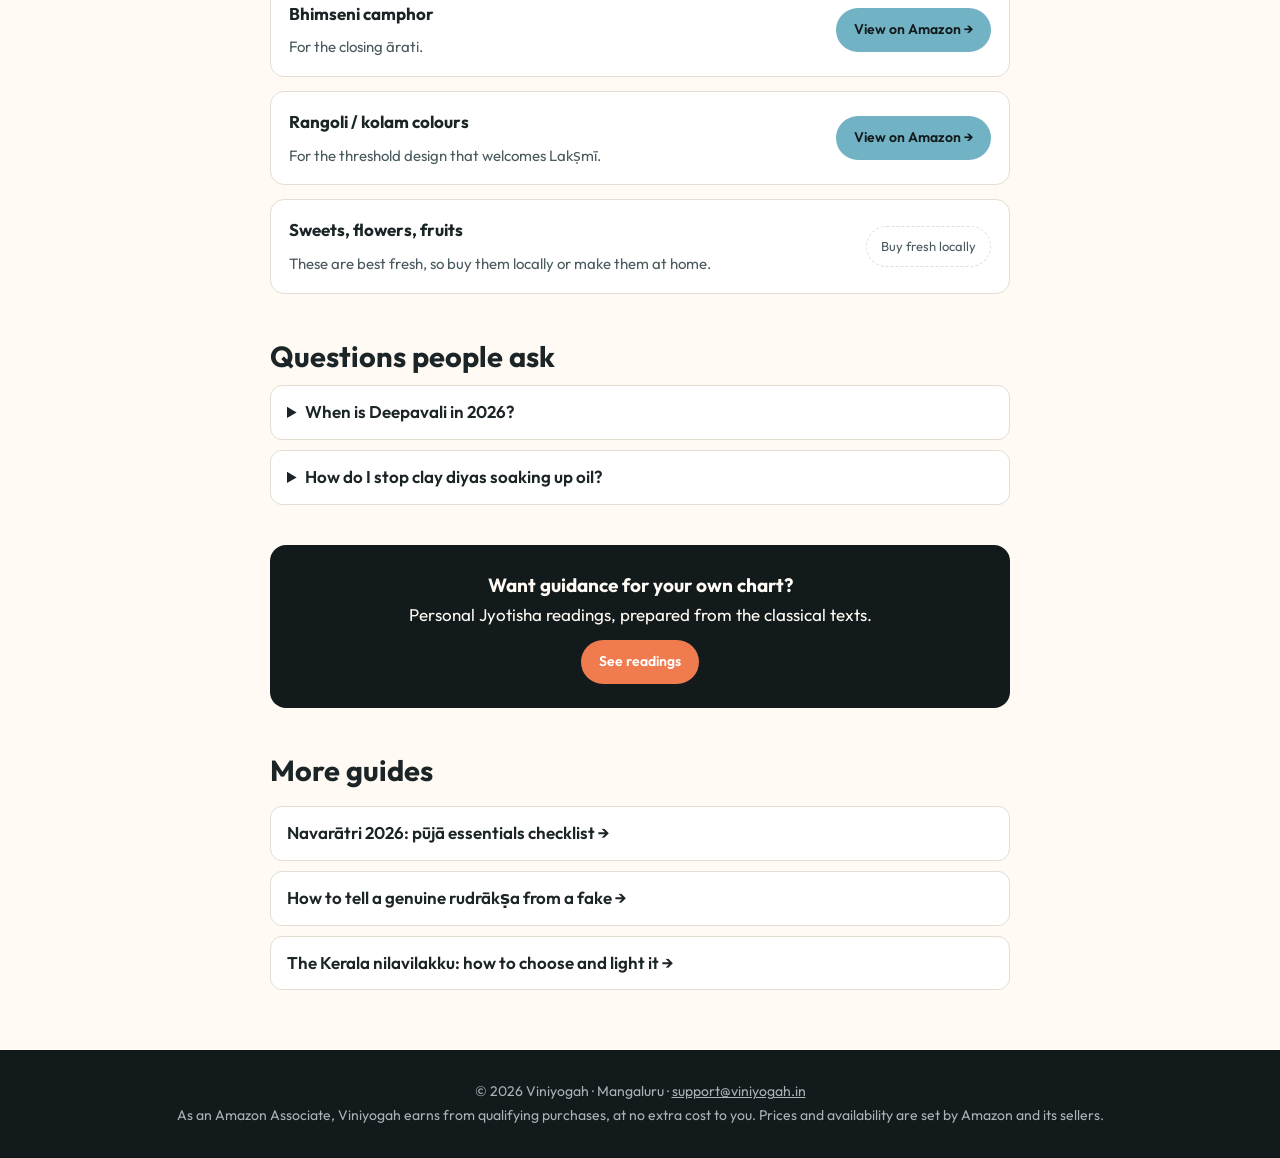
<file: guides/deepavali-essentials.html>
<!doctype html>
<html lang="en"><head>
<meta charset="utf-8"><meta name="viewport" content="width=device-width, initial-scale=1">
<title>Deepavali 2026 Essentials – Diyas, Oil Bath &amp; Lakshmi Puja Items | Viniyogah</title>
<meta name="description" content="What you need for Deepavali: clay diyas, gingelly oil, wicks, the South Indian oil-bath tradition and Lakshmi puja items, with the meaning behind each.">
<link rel="canonical" href="https://viniyogah.in/guides/deepavali-essentials.html">
<meta property="og:title" content="Dīpāvali essentials: lamps, the oil bath and Lakṣmī pūjā"><meta property="og:description" content="What you need for Deepavali: clay diyas, gingelly oil, wicks, the South Indian oil-bath tradition and Lakshmi puja items, with the meaning behind each.">
<meta property="og:image" content="https://viniyogah.in/assets/icon-180.png">
<link rel="icon" href="../favicon.png"><link rel="apple-touch-icon" href="../assets/icon-180.png">
<link rel="preconnect" href="https://fonts.googleapis.com"><link rel="preconnect" href="https://fonts.gstatic.com" crossorigin>
<link href="https://fonts.googleapis.com/css2?family=Outfit:wght@300;400;600;700&family=Tiro+Devanagari+Sanskrit&display=swap" rel="stylesheet">
<link rel="stylesheet" href="../assets/guides.css">
<script type="application/ld+json">[{"@context": "https://schema.org", "@type": "Article", "headline": "Dīpāvali essentials: lamps, the oil bath and Lakṣmī pūjā", "description": "What you need for Deepavali: clay diyas, gingelly oil, wicks, the South Indian oil-bath tradition and Lakshmi puja items, with the meaning behind each.", "author": {"@type": "Organization", "name": "Viniyogah"}, "publisher": {"@type": "Organization", "name": "Viniyogah", "logo": {"@type": "ImageObject", "url": "https://viniyogah.in/assets/logo.png"}}, "mainEntityOfPage": "https://viniyogah.in/guides/deepavali-essentials.html", "datePublished": "2026-10-08"}, {"@context": "https://schema.org", "@type": "FAQPage", "mainEntity": [{"@type": "Question", "name": "When is Deepavali in 2026?", "acceptedAnswer": {"@type": "Answer", "text": "Dīpāvali falls in early November 2026. South Indian households often celebrate Naraka Chaturdaśī with the pre-dawn oil bath, and Lakṣmī Pūjā on Amāvāsyā. Check your local Panchangam for the exact days."}}, {"@type": "Question", "name": "How do I stop clay diyas soaking up oil?", "acceptedAnswer": {"@type": "Answer", "text": "Soak new clay diyas in water for a few hours and let them dry before use. They will absorb far less oil."}}]}]</script>
</head><body>
<header class="top"><div class="in"><a href="../index.html"><img src="../assets/logo.png" alt="Viniyogah — Living the Sanatana Way"></a>
<nav><a class="hide" href="../index.html#essentials">Sacred Essentials</a><a href="../index.html#readings">Readings</a><a href="index.html">Guides</a></nav></div></header>
<section class="hero"><p class="eyebrow">Festival guide</p><h1>Dīpāvali essentials: lamps, the oil bath and Lakṣmī pūjā</h1><p>Everything for the festival of lights, with the meaning behind each custom.</p></section>
<main>

<div class="note">Dīpāvali 2026 falls in <b>early November</b>. South Indian households usually celebrate Naraka Chaturdaśī with the early-morning oil bath, and Lakṣmī Pūjā is done on Amāvāsyā. Check your local Panchangam for the exact days.</div>
<div class="verse"><div class="skt">तमसो मा ज्योतिर्गमय ।</div><div class="m">“Lead me from darkness to light.”</div><div class="s">— Bṛhadāraṇyaka Upaniṣad 1.3.28</div></div>
<h2>Lamps</h2>
<div class="items"><div class="item"><b>Handmade clay diyas</b><a class="btn btn-teal act" href="https://www.amazon.in/s?k=handmade%20clay%20diya%20set&tag=viniyogah0b-21" target="_blank" rel="sponsored noopener">View on Amazon →</a><p class="why">Unglazed, evenly fired clay. Soak them in water for a few hours before first use so they absorb less oil.</p></div><div class="item"><b>Gingelly (sesame) oil</b><a class="btn btn-teal act" href="https://www.amazon.in/s?k=gingelly%20oil%20for%20pooja%20lamp&tag=viniyogah0b-21" target="_blank" rel="sponsored noopener">View on Amazon →</a><p class="why">For diyas and for the traditional oil bath.</p></div><div class="item"><b>Round cotton wicks (phool-batti)</b><a class="btn btn-teal act" href="https://www.amazon.in/s?k=cotton%20round%20wicks%20diya&tag=viniyogah0b-21" target="_blank" rel="sponsored noopener">View on Amazon →</a><p class="why">Sized for diyas, made of pure cotton.</p></div></div>
<h2>The pre-dawn oil bath (abhyaṅga snāna)</h2>
<p>In much of South India, Naraka Chaturdaśī begins before dawn with an oil bath. Warm sesame oil is applied, followed by a bath and new clothes. It recalls Kṛṣṇa's victory over Narakāsura.</p>
<div class="items"><div class="item"><b>Shikakai / herbal bath powder</b><a class="btn btn-teal act" href="https://www.amazon.in/s?k=shikakai%20powder%20herbal%20bath&tag=viniyogah0b-21" target="_blank" rel="sponsored noopener">View on Amazon →</a><p class="why">Traditionally used to wash out the oil after the bath.</p></div></div>
<h2>Lakṣmī Pūjā</h2>
<div class="items"><div class="item"><b>Kumkum and turmeric</b><a class="btn btn-teal act" href="https://www.amazon.in/s?k=natural%20kumkum%20haldi%20pooja&tag=viniyogah0b-21" target="_blank" rel="sponsored noopener">View on Amazon →</a><p class="why">Essential offerings for Lakṣmī Pūjā. Choose natural kumkum.</p></div><div class="item"><b>Bhimseni camphor</b><a class="btn btn-teal act" href="https://www.amazon.in/s?k=bhimseni%20kapoor%20original&tag=viniyogah0b-21" target="_blank" rel="sponsored noopener">View on Amazon →</a><p class="why">For the closing ārati.</p></div><div class="item"><b>Rangoli / kolam colours</b><a class="btn btn-teal act" href="https://www.amazon.in/s?k=rangoli%20colours%20powder&tag=viniyogah0b-21" target="_blank" rel="sponsored noopener">View on Amazon →</a><p class="why">For the threshold design that welcomes Lakṣmī.</p></div><div class="item"><b>Sweets, flowers, fruits</b><span class="local act">Buy fresh locally</span><p class="why">These are best fresh, so buy them locally or make them at home.</p></div></div>

<h2>Questions people ask</h2><div class="faq"><details><summary>When is Deepavali in 2026?</summary><p>Dīpāvali falls in early November 2026. South Indian households often celebrate Naraka Chaturdaśī with the pre-dawn oil bath, and Lakṣmī Pūjā on Amāvāsyā. Check your local Panchangam for the exact days.</p></details><details><summary>How do I stop clay diyas soaking up oil?</summary><p>Soak new clay diyas in water for a few hours and let them dry before use. They will absorb far less oil.</p></details></div>
<div class="cta"><b style="font-size:19px">Want guidance for your own chart?</b><br>Personal Jyotisha readings, prepared from the classical texts.<br><a class="btn" href="../index.html#readings">See readings</a></div>
<h2>More guides</h2><div class="more"><a href="navaratri-puja-items.html">Navarātri 2026: pūjā essentials checklist →</a><a href="genuine-rudraksha.html">How to tell a genuine rudrākṣa from a fake →</a><a href="nilavilakku-lighting.html">The Kerala nilavilakku: how to choose and light it →</a></div>
</main>
<footer>© 2026 Viniyogah · Mangaluru · <a href="mailto:support@viniyogah.in" style="color:#A9B3B5">support@viniyogah.in</a><br>
As an Amazon Associate, Viniyogah earns from qualifying purchases, at no extra cost to you. Prices and availability are set by Amazon and its sellers.</footer>
</body></html>
</file>
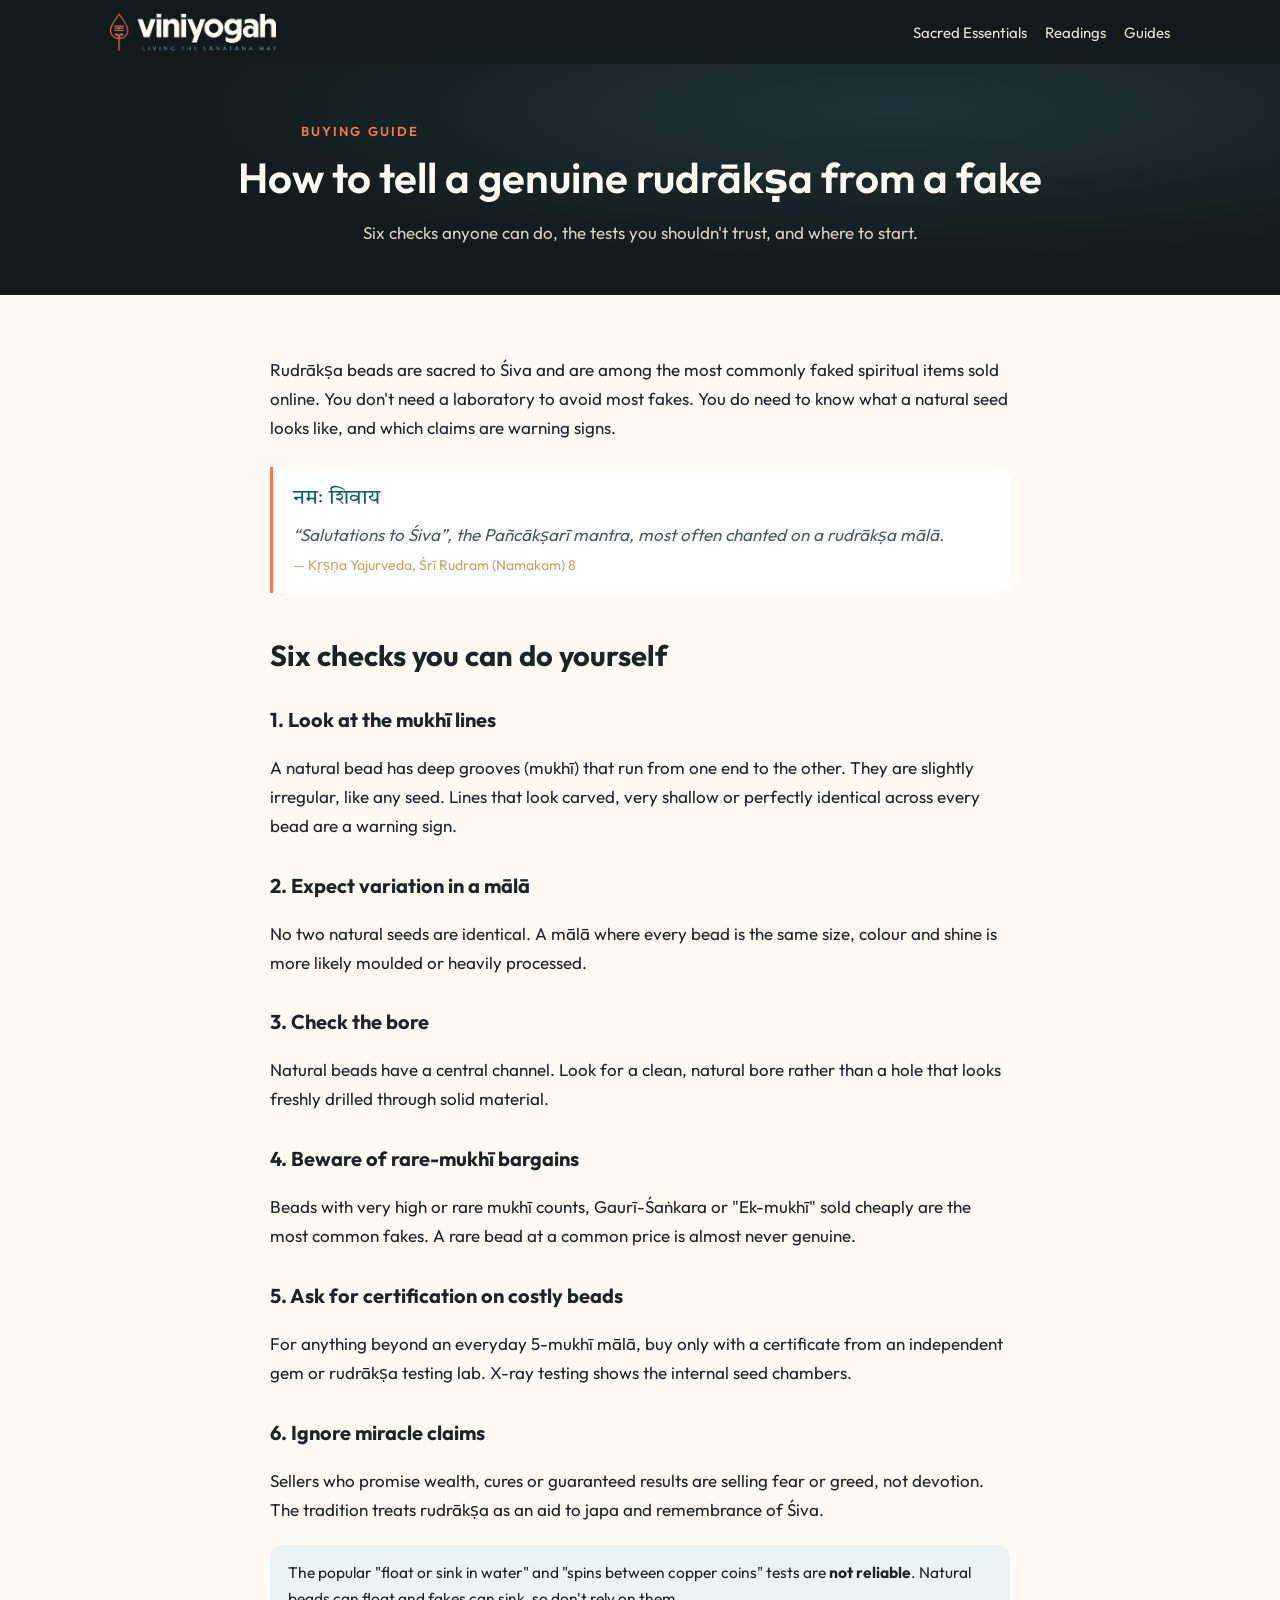
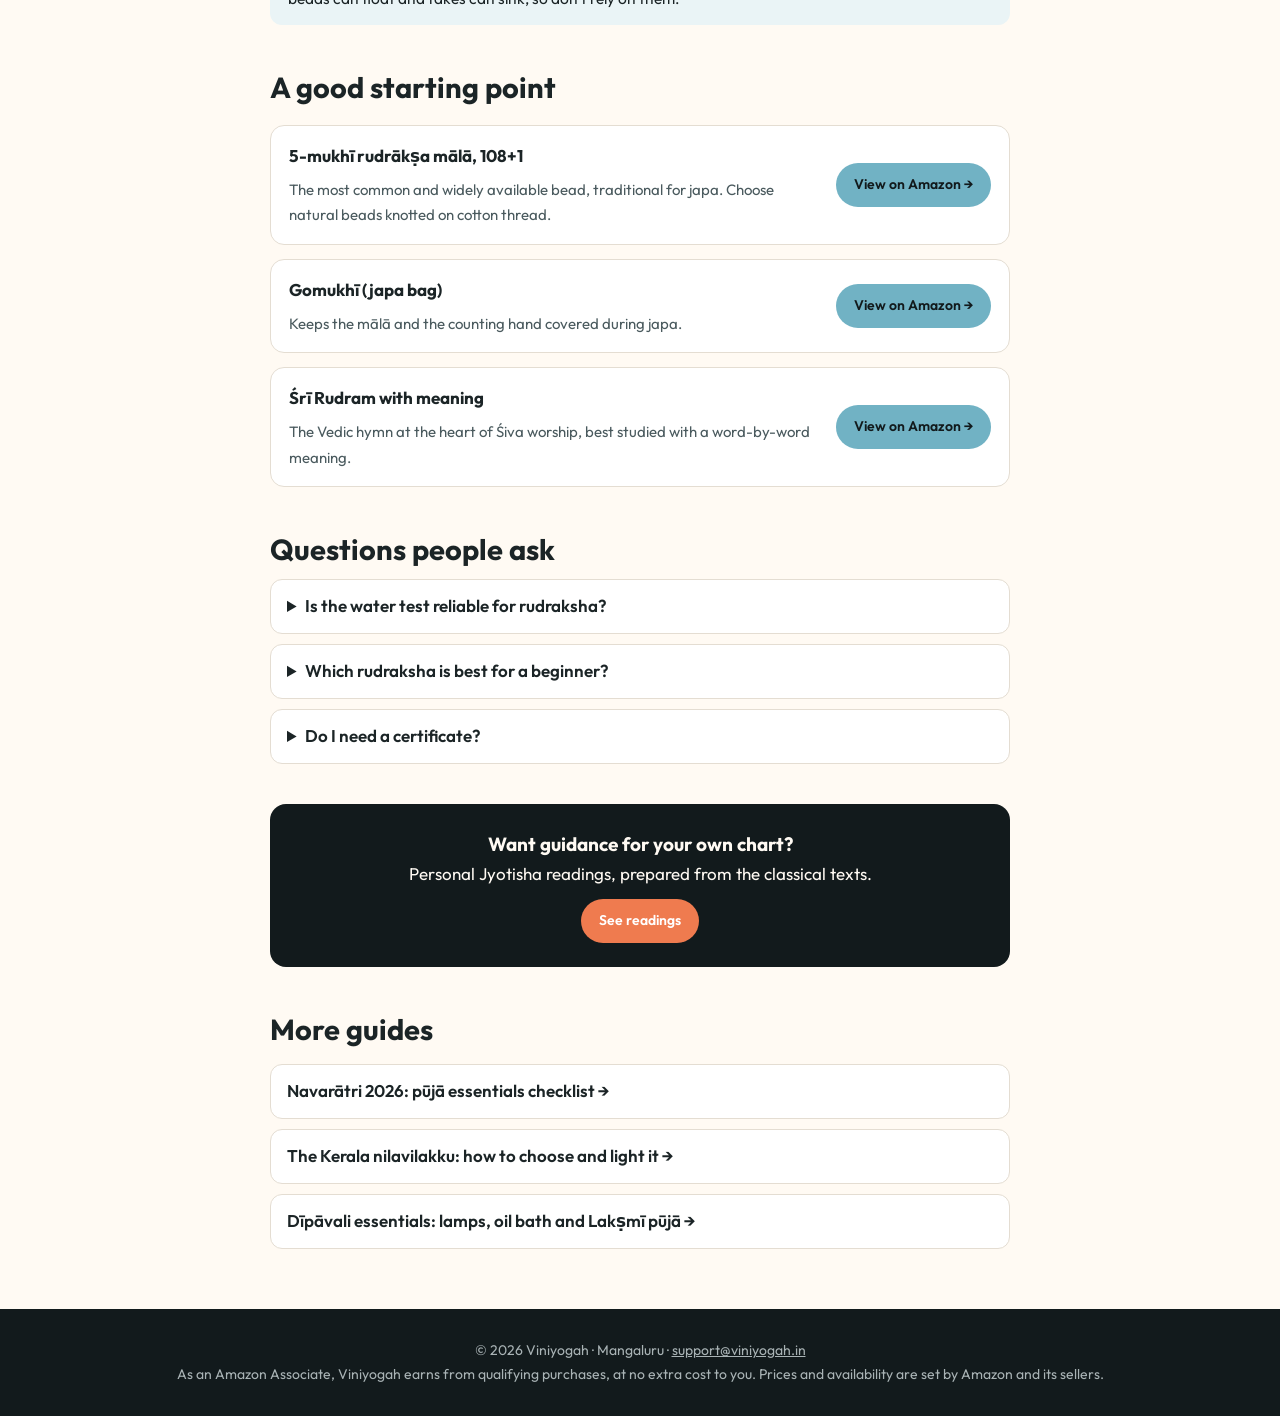
<file: guides/genuine-rudraksha.html>
<!doctype html>
<html lang="en"><head>
<meta charset="utf-8"><meta name="viewport" content="width=device-width, initial-scale=1">
<title>How to Identify Genuine Rudraksha – 6 Checks Before You Buy | Viniyogah</title>
<meta name="description" content="How to tell real rudraksha from fake: mukhi lines, bead variation, the bore, rare-mukhi traps and certification. Why the water test is unreliable.">
<link rel="canonical" href="https://viniyogah.in/guides/genuine-rudraksha.html">
<meta property="og:title" content="How to tell a genuine rudrākṣa from a fake"><meta property="og:description" content="How to tell real rudraksha from fake: mukhi lines, bead variation, the bore, rare-mukhi traps and certification. Why the water test is unreliable.">
<meta property="og:image" content="https://viniyogah.in/assets/icon-180.png">
<link rel="icon" href="../favicon.png"><link rel="apple-touch-icon" href="../assets/icon-180.png">
<link rel="preconnect" href="https://fonts.googleapis.com"><link rel="preconnect" href="https://fonts.gstatic.com" crossorigin>
<link href="https://fonts.googleapis.com/css2?family=Outfit:wght@300;400;600;700&family=Tiro+Devanagari+Sanskrit&display=swap" rel="stylesheet">
<link rel="stylesheet" href="../assets/guides.css">
<script type="application/ld+json">[{"@context": "https://schema.org", "@type": "Article", "headline": "How to tell a genuine rudrākṣa from a fake", "description": "How to tell real rudraksha from fake: mukhi lines, bead variation, the bore, rare-mukhi traps and certification. Why the water test is unreliable.", "author": {"@type": "Organization", "name": "Viniyogah"}, "publisher": {"@type": "Organization", "name": "Viniyogah", "logo": {"@type": "ImageObject", "url": "https://viniyogah.in/assets/logo.png"}}, "mainEntityOfPage": "https://viniyogah.in/guides/genuine-rudraksha.html", "datePublished": "2026-10-08"}, {"@context": "https://schema.org", "@type": "FAQPage", "mainEntity": [{"@type": "Question", "name": "Is the water test reliable for rudraksha?", "acceptedAnswer": {"@type": "Answer", "text": "No. Whether a bead floats or sinks depends on its moisture and density. Natural beads can float and fakes can sink, so look at the mukhī lines and get lab certification for costly beads."}}, {"@type": "Question", "name": "Which rudraksha is best for a beginner?", "acceptedAnswer": {"@type": "Answer", "text": "A natural 5-mukhī mālā of 108+1 beads is the traditional and most widely available choice for japa. It is also the least likely to be faked."}}, {"@type": "Question", "name": "Do I need a certificate?", "acceptedAnswer": {"@type": "Answer", "text": "For an everyday 5-mukhī mālā, careful inspection is usually enough. For rare-mukhī or expensive beads, buy only with a certificate from an independent testing lab."}}]}]</script>
</head><body>
<header class="top"><div class="in"><a href="../index.html"><img src="../assets/logo.png" alt="Viniyogah — Living the Sanatana Way"></a>
<nav><a class="hide" href="../index.html#essentials">Sacred Essentials</a><a href="../index.html#readings">Readings</a><a href="index.html">Guides</a></nav></div></header>
<section class="hero"><p class="eyebrow">Buying guide</p><h1>How to tell a genuine rudrākṣa from a fake</h1><p>Six checks anyone can do, the tests you shouldn't trust, and where to start.</p></section>
<main>

<p>Rudrākṣa beads are sacred to Śiva and are among the most commonly faked spiritual items sold online. You don't need a laboratory to avoid most fakes. You do need to know what a natural seed looks like, and which claims are warning signs.</p>
<div class="verse"><div class="skt">नमः शिवाय</div><div class="m">“Salutations to Śiva”, the Pañcākṣarī mantra, most often chanted on a rudrākṣa mālā.</div><div class="s">— Kṛṣṇa Yajurveda, Śrī Rudram (Namakam) 8</div></div>
<h2>Six checks you can do yourself</h2>
<h3>1. Look at the mukhī lines</h3><p>A natural bead has deep grooves (mukhī) that run from one end to the other. They are slightly irregular, like any seed. Lines that look carved, very shallow or perfectly identical across every bead are a warning sign.</p>
<h3>2. Expect variation in a mālā</h3><p>No two natural seeds are identical. A mālā where every bead is the same size, colour and shine is more likely moulded or heavily processed.</p>
<h3>3. Check the bore</h3><p>Natural beads have a central channel. Look for a clean, natural bore rather than a hole that looks freshly drilled through solid material.</p>
<h3>4. Beware of rare-mukhī bargains</h3><p>Beads with very high or rare mukhī counts, Gaurī-Śaṅkara or "Ek-mukhī" sold cheaply are the most common fakes. A rare bead at a common price is almost never genuine.</p>
<h3>5. Ask for certification on costly beads</h3><p>For anything beyond an everyday 5-mukhī mālā, buy only with a certificate from an independent gem or rudrākṣa testing lab. X-ray testing shows the internal seed chambers.</p>
<h3>6. Ignore miracle claims</h3><p>Sellers who promise wealth, cures or guaranteed results are selling fear or greed, not devotion. The tradition treats rudrākṣa as an aid to japa and remembrance of Śiva.</p>
<div class="note">The popular "float or sink in water" and "spins between copper coins" tests are <b>not reliable</b>. Natural beads can float and fakes can sink, so don't rely on them.</div>
<h2>A good starting point</h2>
<div class="items"><div class="item"><b>5-mukhī rudrākṣa mālā, 108+1</b><a class="btn btn-teal act" href="https://www.amazon.in/s?k=5%20mukhi%20rudraksha%20mala%20108%20certified&tag=viniyogah0b-21" target="_blank" rel="sponsored noopener">View on Amazon →</a><p class="why">The most common and widely available bead, traditional for japa. Choose natural beads knotted on cotton thread.</p></div><div class="item"><b>Gomukhī (japa bag)</b><a class="btn btn-teal act" href="https://www.amazon.in/s?k=gomukhi%20japa%20mala%20bag&tag=viniyogah0b-21" target="_blank" rel="sponsored noopener">View on Amazon →</a><p class="why">Keeps the mālā and the counting hand covered during japa.</p></div><div class="item"><b>Śrī Rudram with meaning</b><a class="btn btn-teal act" href="https://www.amazon.in/s?k=Sri%20Rudram%20book%20with%20meaning%20svara&tag=viniyogah0b-21" target="_blank" rel="sponsored noopener">View on Amazon →</a><p class="why">The Vedic hymn at the heart of Śiva worship, best studied with a word-by-word meaning.</p></div></div>

<h2>Questions people ask</h2><div class="faq"><details><summary>Is the water test reliable for rudraksha?</summary><p>No. Whether a bead floats or sinks depends on its moisture and density. Natural beads can float and fakes can sink, so look at the mukhī lines and get lab certification for costly beads.</p></details><details><summary>Which rudraksha is best for a beginner?</summary><p>A natural 5-mukhī mālā of 108+1 beads is the traditional and most widely available choice for japa. It is also the least likely to be faked.</p></details><details><summary>Do I need a certificate?</summary><p>For an everyday 5-mukhī mālā, careful inspection is usually enough. For rare-mukhī or expensive beads, buy only with a certificate from an independent testing lab.</p></details></div>
<div class="cta"><b style="font-size:19px">Want guidance for your own chart?</b><br>Personal Jyotisha readings, prepared from the classical texts.<br><a class="btn" href="../index.html#readings">See readings</a></div>
<h2>More guides</h2><div class="more"><a href="navaratri-puja-items.html">Navarātri 2026: pūjā essentials checklist →</a><a href="nilavilakku-lighting.html">The Kerala nilavilakku: how to choose and light it →</a><a href="deepavali-essentials.html">Dīpāvali essentials: lamps, oil bath and Lakṣmī pūjā →</a></div>
</main>
<footer>© 2026 Viniyogah · Mangaluru · <a href="mailto:support@viniyogah.in" style="color:#A9B3B5">support@viniyogah.in</a><br>
As an Amazon Associate, Viniyogah earns from qualifying purchases, at no extra cost to you. Prices and availability are set by Amazon and its sellers.</footer>
</body></html>
</file>
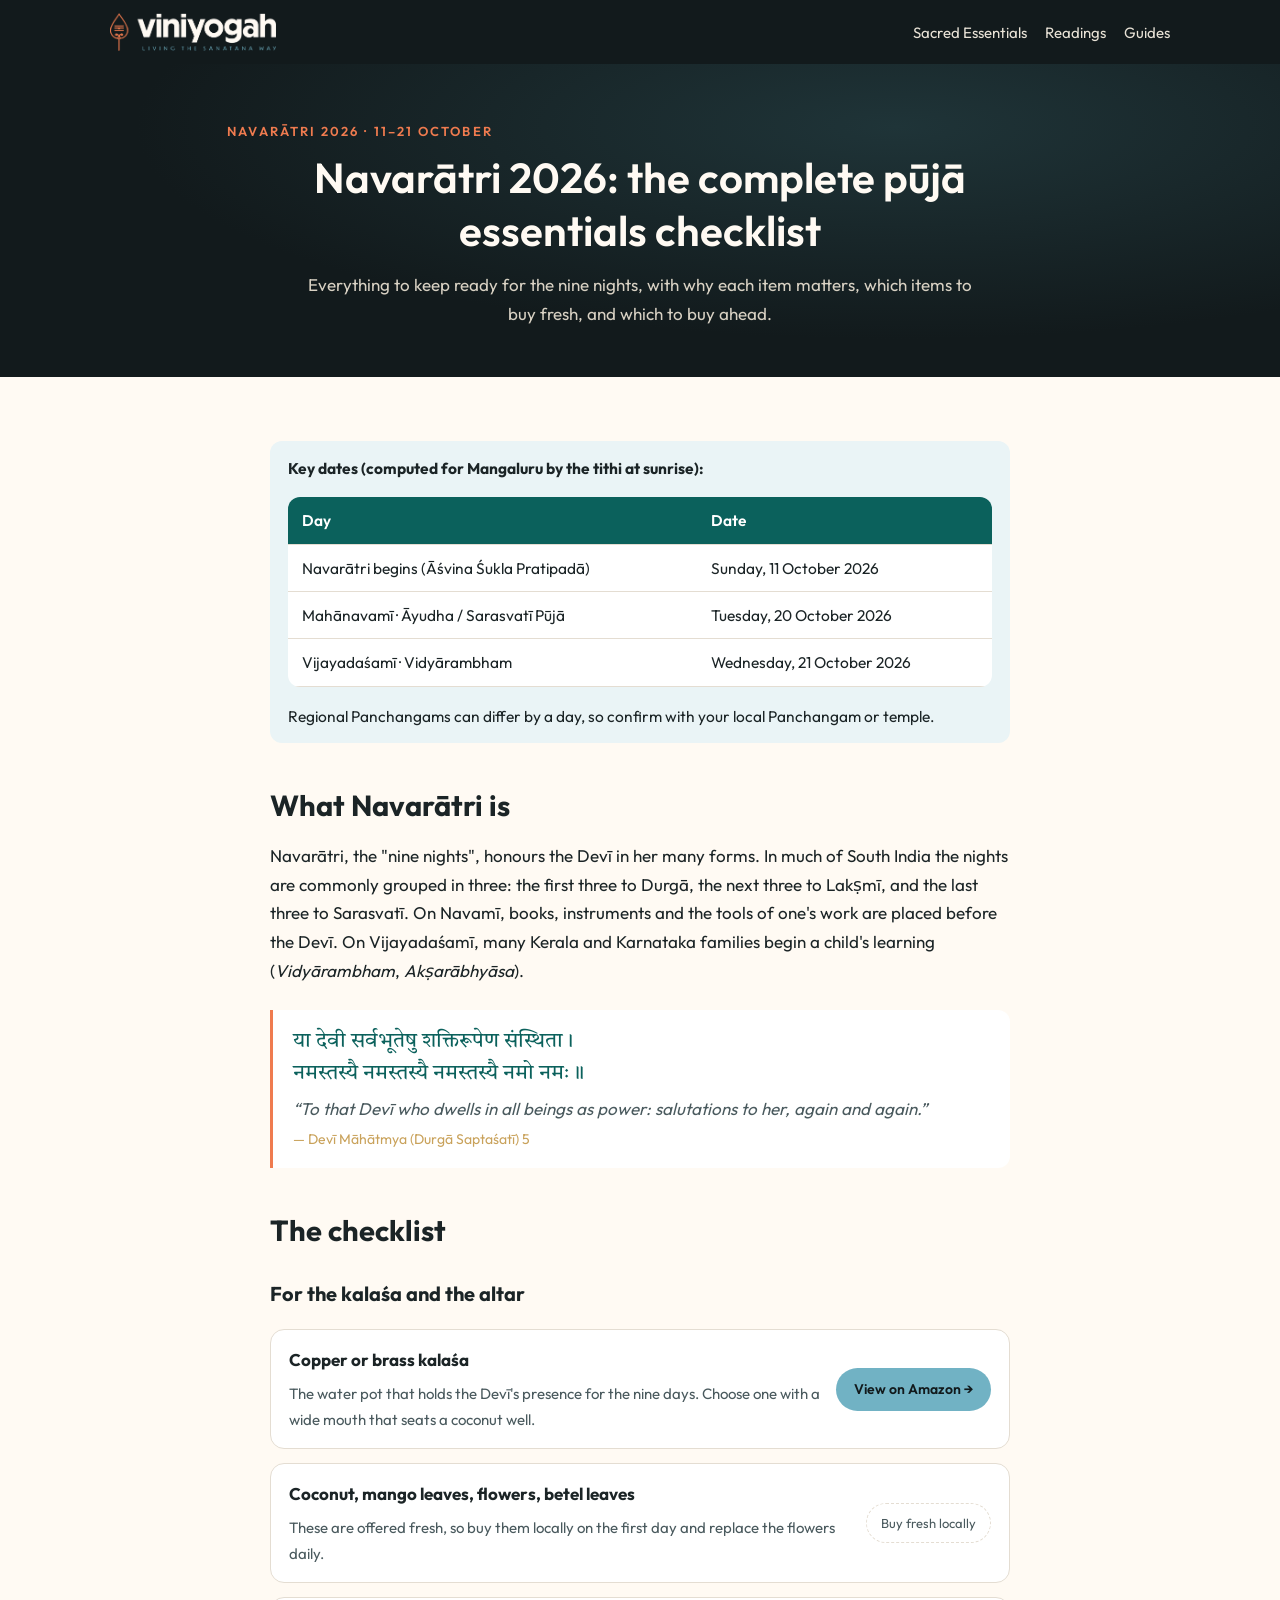
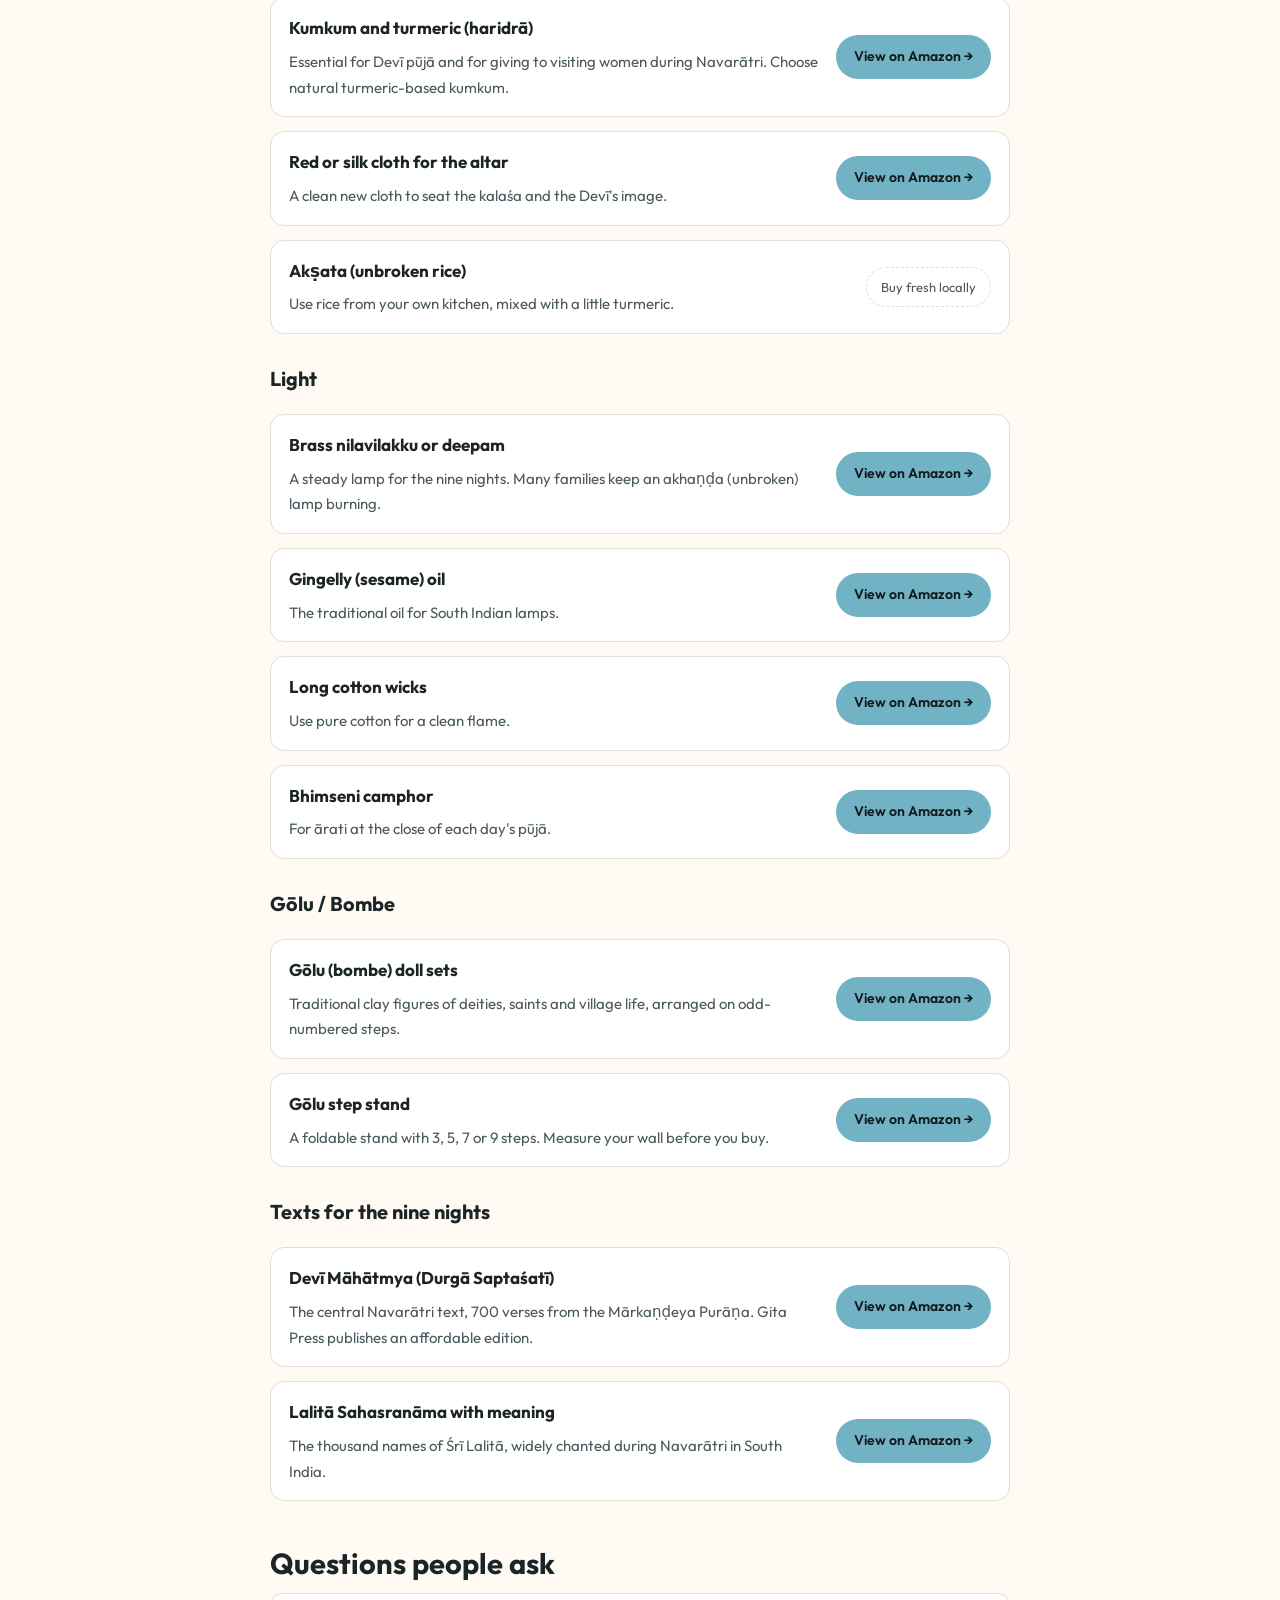
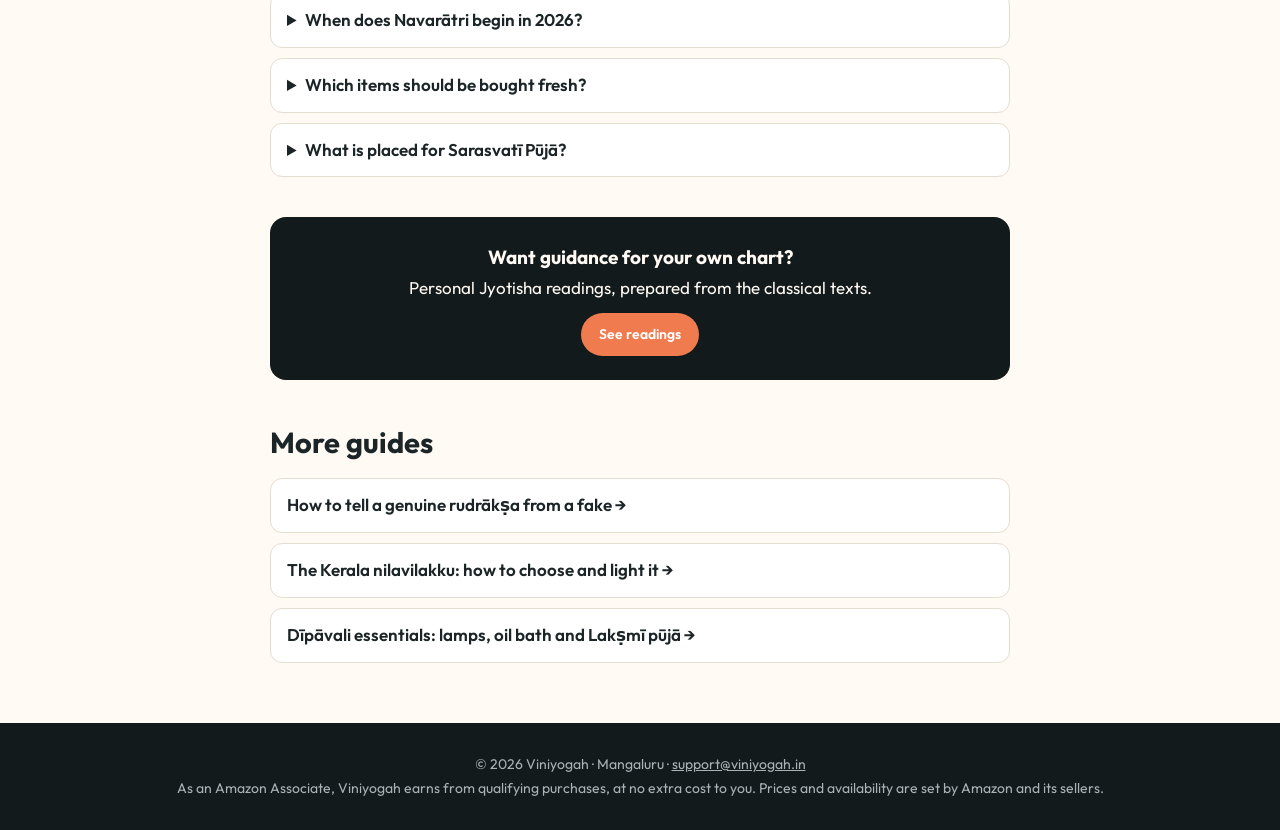
<file: guides/navaratri-puja-items.html>
<!doctype html>
<html lang="en"><head>
<meta charset="utf-8"><meta name="viewport" content="width=device-width, initial-scale=1">
<title>Navaratri 2026 Pooja Items List – Dates, Checklist &amp; Meaning | Viniyogah</title>
<meta name="description" content="Navaratri 2026 begins 11 October. A complete pooja items checklist covering kalasha, lamp, kumkum, golu dolls and texts, with the meaning of each and what to buy.">
<link rel="canonical" href="https://viniyogah.in/guides/navaratri-puja-items.html">
<meta property="og:title" content="Navarātri 2026: the complete pūjā essentials checklist"><meta property="og:description" content="Navaratri 2026 begins 11 October. A complete pooja items checklist covering kalasha, lamp, kumkum, golu dolls and texts, with the meaning of each and what to buy.">
<meta property="og:image" content="https://viniyogah.in/assets/icon-180.png">
<link rel="icon" href="../favicon.png"><link rel="apple-touch-icon" href="../assets/icon-180.png">
<link rel="preconnect" href="https://fonts.googleapis.com"><link rel="preconnect" href="https://fonts.gstatic.com" crossorigin>
<link href="https://fonts.googleapis.com/css2?family=Outfit:wght@300;400;600;700&family=Tiro+Devanagari+Sanskrit&display=swap" rel="stylesheet">
<link rel="stylesheet" href="../assets/guides.css">
<script type="application/ld+json">[{"@context": "https://schema.org", "@type": "Article", "headline": "Navarātri 2026: the complete pūjā essentials checklist", "description": "Navaratri 2026 begins 11 October. A complete pooja items checklist covering kalasha, lamp, kumkum, golu dolls and texts, with the meaning of each and what to buy.", "author": {"@type": "Organization", "name": "Viniyogah"}, "publisher": {"@type": "Organization", "name": "Viniyogah", "logo": {"@type": "ImageObject", "url": "https://viniyogah.in/assets/logo.png"}}, "mainEntityOfPage": "https://viniyogah.in/guides/navaratri-puja-items.html", "datePublished": "2026-10-08"}, {"@context": "https://schema.org", "@type": "FAQPage", "mainEntity": [{"@type": "Question", "name": "When does Navarātri begin in 2026?", "acceptedAnswer": {"@type": "Answer", "text": "By the tithi at sunrise in Mangaluru, it begins on Sunday 11 October 2026. Vijayadaśamī falls on Wednesday 21 October. Please confirm with your local Panchangam, as dates can differ by a day between regions."}}, {"@type": "Question", "name": "Which items should be bought fresh?", "acceptedAnswer": {"@type": "Answer", "text": "Flowers, mango leaves, betel leaves and the coconut for the kalaśa are best bought fresh from a local market. Lamps, oil, wicks, kumkum, gōlu dolls and books can be bought ahead."}}, {"@type": "Question", "name": "What is placed for Sarasvatī Pūjā?", "acceptedAnswer": {"@type": "Answer", "text": "Books, musical instruments, pens and the tools of one's work are placed before the Devī on Navamī. They are taken up again with prayer on Vijayadaśamī."}}]}]</script>
</head><body>
<header class="top"><div class="in"><a href="../index.html"><img src="../assets/logo.png" alt="Viniyogah — Living the Sanatana Way"></a>
<nav><a class="hide" href="../index.html#essentials">Sacred Essentials</a><a href="../index.html#readings">Readings</a><a href="index.html">Guides</a></nav></div></header>
<section class="hero"><p class="eyebrow">Navarātri 2026 · 11–21 October</p><h1>Navarātri 2026: the complete pūjā essentials checklist</h1><p>Everything to keep ready for the nine nights, with why each item matters, which items to buy fresh, and which to buy ahead.</p></section>
<main>

<div class="note"><b>Key dates (computed for Mangaluru by the tithi at sunrise):</b>
<table class="dates"><tr><th>Day</th><th>Date</th></tr>
<tr><td>Navarātri begins (Āśvina Śukla Pratipadā)</td><td>Sunday, 11 October 2026</td></tr>
<tr><td>Mahānavamī · Āyudha / Sarasvatī Pūjā</td><td>Tuesday, 20 October 2026</td></tr>
<tr><td>Vijayadaśamī · Vidyārambham</td><td>Wednesday, 21 October 2026</td></tr></table>
Regional Panchangams can differ by a day, so confirm with your local Panchangam or temple.</div>

<h2>What Navarātri is</h2>
<p>Navarātri, the "nine nights", honours the Devī in her many forms. In much of South India the nights are commonly grouped in three: the first three to Durgā, the next three to Lakṣmī, and the last three to Sarasvatī. On Navamī, books, instruments and the tools of one's work are placed before the Devī. On Vijayadaśamī, many Kerala and Karnataka families begin a child's learning (<i>Vidyārambham</i>, <i>Akṣarābhyāsa</i>).</p>
<div class="verse"><div class="skt">या देवी सर्वभूतेषु शक्तिरूपेण संस्थिता ।<br>नमस्तस्यै नमस्तस्यै नमस्तस्यै नमो नमः ॥</div><div class="m">“To that Devī who dwells in all beings as power: salutations to her, again and again.”</div><div class="s">— Devī Māhātmya (Durgā Saptaśatī) 5</div></div>

<h2>The checklist</h2>
<h3>For the kalaśa and the altar</h3>
<div class="items"><div class="item"><b>Copper or brass kalaśa</b><a class="btn btn-teal act" href="https://www.amazon.in/s?k=copper%20kalash%20pooja&tag=viniyogah0b-21" target="_blank" rel="sponsored noopener">View on Amazon →</a><p class="why">The water pot that holds the Devī's presence for the nine days. Choose one with a wide mouth that seats a coconut well.</p></div><div class="item"><b>Coconut, mango leaves, flowers, betel leaves</b><span class="local act">Buy fresh locally</span><p class="why">These are offered fresh, so buy them locally on the first day and replace the flowers daily.</p></div><div class="item"><b>Kumkum and turmeric (haridrā)</b><a class="btn btn-teal act" href="https://www.amazon.in/s?k=natural%20kumkum%20haldi%20pooja&tag=viniyogah0b-21" target="_blank" rel="sponsored noopener">View on Amazon →</a><p class="why">Essential for Devī pūjā and for giving to visiting women during Navarātri. Choose natural turmeric-based kumkum.</p></div><div class="item"><b>Red or silk cloth for the altar</b><a class="btn btn-teal act" href="https://www.amazon.in/s?k=red%20silk%20cloth%20for%20pooja&tag=viniyogah0b-21" target="_blank" rel="sponsored noopener">View on Amazon →</a><p class="why">A clean new cloth to seat the kalaśa and the Devī's image.</p></div><div class="item"><b>Akṣata (unbroken rice)</b><span class="local act">Buy fresh locally</span><p class="why">Use rice from your own kitchen, mixed with a little turmeric.</p></div></div>
<h3>Light</h3>
<div class="items"><div class="item"><b>Brass nilavilakku or deepam</b><a class="btn btn-teal act" href="https://www.amazon.in/s?k=brass%20nilavilakku%20kerala%20lamp&tag=viniyogah0b-21" target="_blank" rel="sponsored noopener">View on Amazon →</a><p class="why">A steady lamp for the nine nights. Many families keep an akhaṇḍa (unbroken) lamp burning.</p></div><div class="item"><b>Gingelly (sesame) oil</b><a class="btn btn-teal act" href="https://www.amazon.in/s?k=gingelly%20oil%20for%20pooja%20lamp&tag=viniyogah0b-21" target="_blank" rel="sponsored noopener">View on Amazon →</a><p class="why">The traditional oil for South Indian lamps.</p></div><div class="item"><b>Long cotton wicks</b><a class="btn btn-teal act" href="https://www.amazon.in/s?k=cotton%20wicks%20for%20diya%20long&tag=viniyogah0b-21" target="_blank" rel="sponsored noopener">View on Amazon →</a><p class="why">Use pure cotton for a clean flame.</p></div><div class="item"><b>Bhimseni camphor</b><a class="btn btn-teal act" href="https://www.amazon.in/s?k=bhimseni%20kapoor%20original&tag=viniyogah0b-21" target="_blank" rel="sponsored noopener">View on Amazon →</a><p class="why">For ārati at the close of each day's pūjā.</p></div></div>
<h3>Gōlu / Bombe</h3>
<div class="items"><div class="item"><b>Gōlu (bombe) doll sets</b><a class="btn btn-teal act" href="https://www.amazon.in/s?k=navaratri%20golu%20dolls%20set&tag=viniyogah0b-21" target="_blank" rel="sponsored noopener">View on Amazon →</a><p class="why">Traditional clay figures of deities, saints and village life, arranged on odd-numbered steps.</p></div><div class="item"><b>Gōlu step stand</b><a class="btn btn-teal act" href="https://www.amazon.in/s?k=golu%20steps%20stand%20navaratri&tag=viniyogah0b-21" target="_blank" rel="sponsored noopener">View on Amazon →</a><p class="why">A foldable stand with 3, 5, 7 or 9 steps. Measure your wall before you buy.</p></div></div>
<h3>Texts for the nine nights</h3>
<div class="items"><div class="item"><b>Devī Māhātmya (Durgā Saptaśatī)</b><a class="btn btn-teal act" href="https://www.amazon.in/s?k=durga%20saptashati%20gita%20press&tag=viniyogah0b-21" target="_blank" rel="sponsored noopener">View on Amazon →</a><p class="why">The central Navarātri text, 700 verses from the Mārkaṇḍeya Purāṇa. Gita Press publishes an affordable edition.</p></div><div class="item"><b>Lalitā Sahasranāma with meaning</b><a class="btn btn-teal act" href="https://www.amazon.in/s?k=lalitha%20sahasranamam%20book%20with%20meaning&tag=viniyogah0b-21" target="_blank" rel="sponsored noopener">View on Amazon →</a><p class="why">The thousand names of Śrī Lalitā, widely chanted during Navarātri in South India.</p></div></div>

<h2>Questions people ask</h2><div class="faq"><details><summary>When does Navarātri begin in 2026?</summary><p>By the tithi at sunrise in Mangaluru, it begins on Sunday 11 October 2026. Vijayadaśamī falls on Wednesday 21 October. Please confirm with your local Panchangam, as dates can differ by a day between regions.</p></details><details><summary>Which items should be bought fresh?</summary><p>Flowers, mango leaves, betel leaves and the coconut for the kalaśa are best bought fresh from a local market. Lamps, oil, wicks, kumkum, gōlu dolls and books can be bought ahead.</p></details><details><summary>What is placed for Sarasvatī Pūjā?</summary><p>Books, musical instruments, pens and the tools of one's work are placed before the Devī on Navamī. They are taken up again with prayer on Vijayadaśamī.</p></details></div>
<div class="cta"><b style="font-size:19px">Want guidance for your own chart?</b><br>Personal Jyotisha readings, prepared from the classical texts.<br><a class="btn" href="../index.html#readings">See readings</a></div>
<h2>More guides</h2><div class="more"><a href="genuine-rudraksha.html">How to tell a genuine rudrākṣa from a fake →</a><a href="nilavilakku-lighting.html">The Kerala nilavilakku: how to choose and light it →</a><a href="deepavali-essentials.html">Dīpāvali essentials: lamps, oil bath and Lakṣmī pūjā →</a></div>
</main>
<footer>© 2026 Viniyogah · Mangaluru · <a href="mailto:support@viniyogah.in" style="color:#A9B3B5">support@viniyogah.in</a><br>
As an Amazon Associate, Viniyogah earns from qualifying purchases, at no extra cost to you. Prices and availability are set by Amazon and its sellers.</footer>
</body></html>
</file>
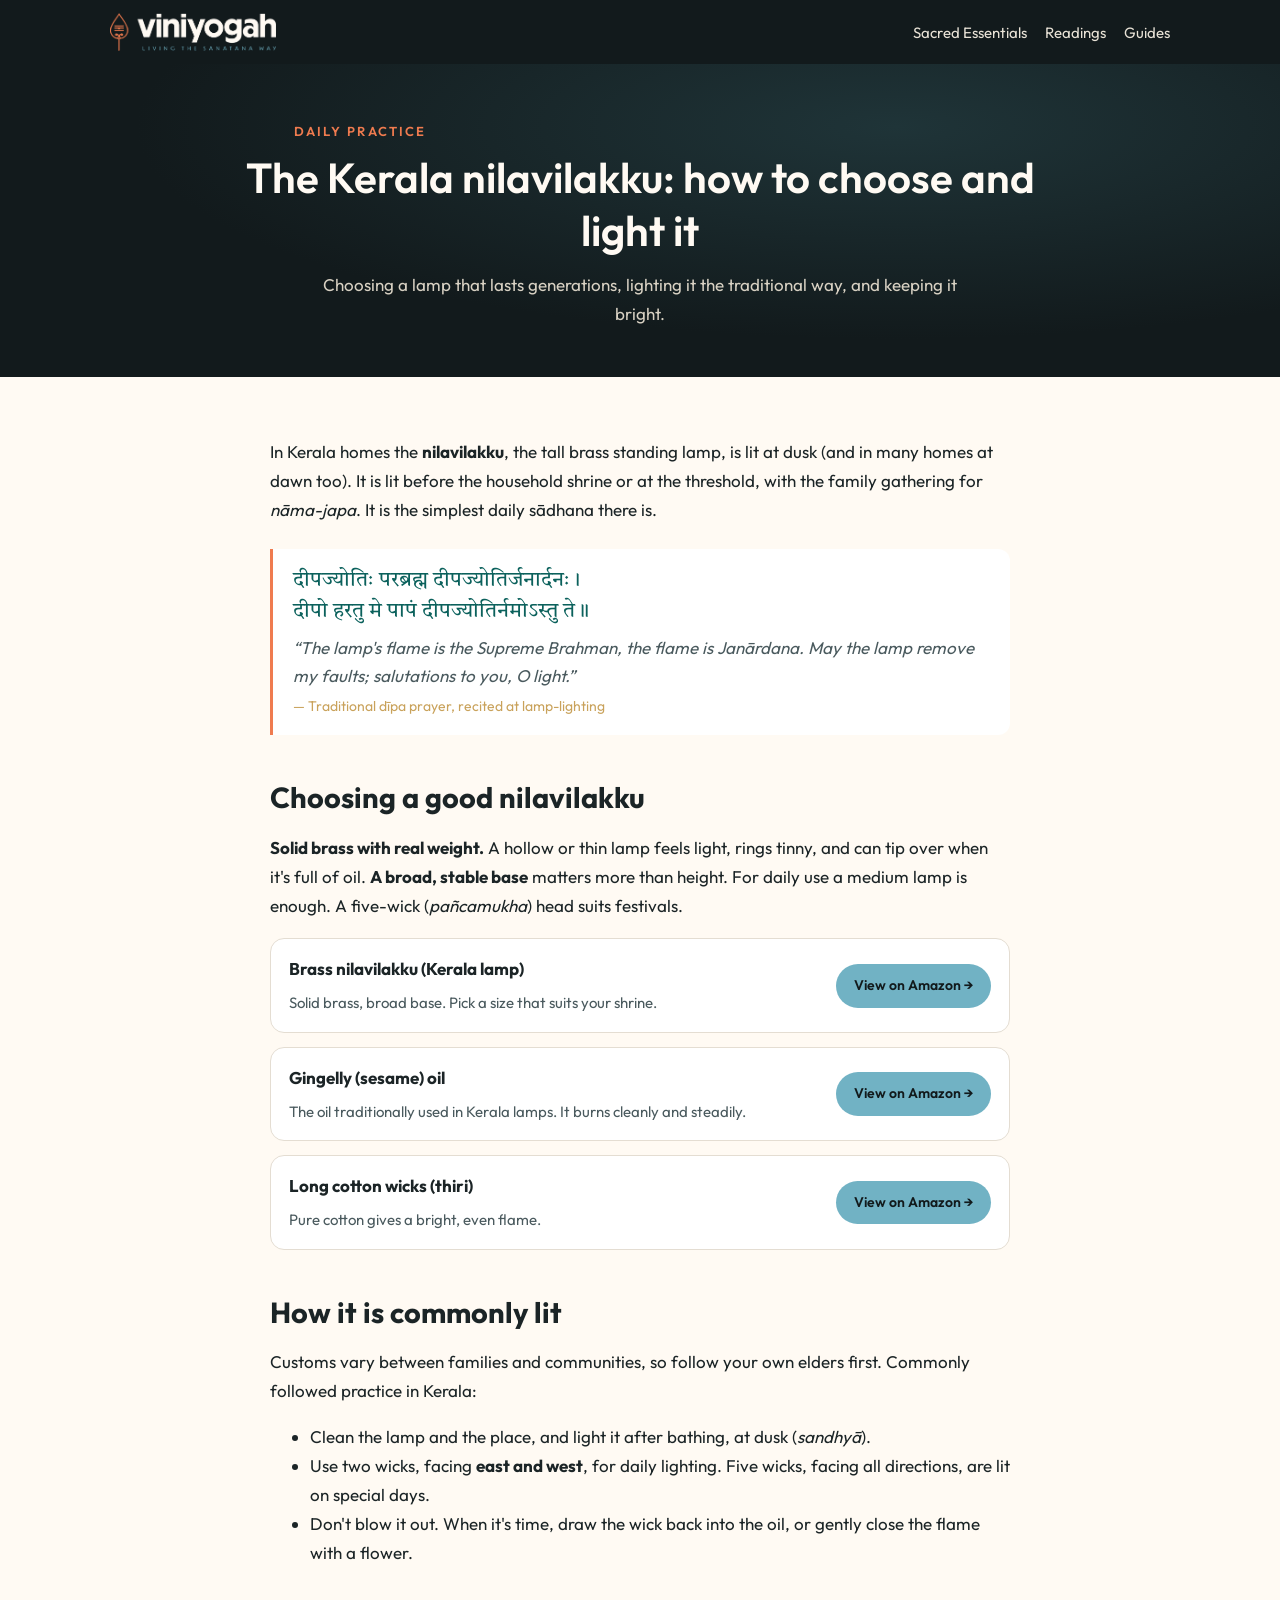
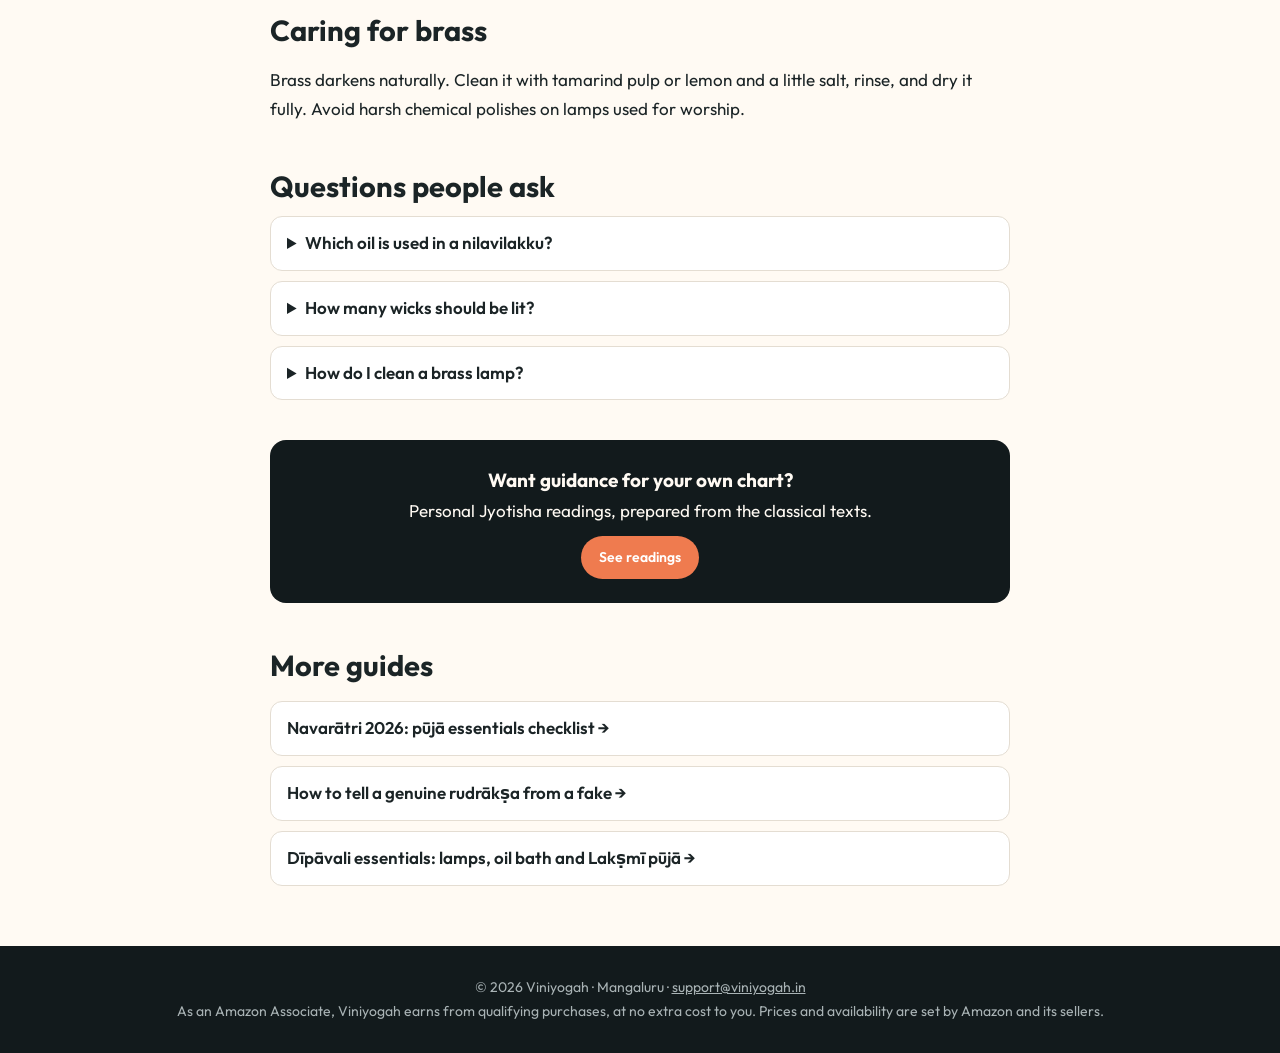
<file: guides/nilavilakku-lighting.html>
<!doctype html>
<html lang="en"><head>
<meta charset="utf-8"><meta name="viewport" content="width=device-width, initial-scale=1">
<title>Kerala Nilavilakku – How to Choose &amp; Light the Brass Lamp | Viniyogah</title>
<meta name="description" content="How to choose a solid brass Kerala nilavilakku and how it is commonly lit at dusk: wicks, gingelly oil, the dipa prayer, and caring for brass.">
<link rel="canonical" href="https://viniyogah.in/guides/nilavilakku-lighting.html">
<meta property="og:title" content="The Kerala nilavilakku: how to choose and light it"><meta property="og:description" content="How to choose a solid brass Kerala nilavilakku and how it is commonly lit at dusk: wicks, gingelly oil, the dipa prayer, and caring for brass.">
<meta property="og:image" content="https://viniyogah.in/assets/icon-180.png">
<link rel="icon" href="../favicon.png"><link rel="apple-touch-icon" href="../assets/icon-180.png">
<link rel="preconnect" href="https://fonts.googleapis.com"><link rel="preconnect" href="https://fonts.gstatic.com" crossorigin>
<link href="https://fonts.googleapis.com/css2?family=Outfit:wght@300;400;600;700&family=Tiro+Devanagari+Sanskrit&display=swap" rel="stylesheet">
<link rel="stylesheet" href="../assets/guides.css">
<script type="application/ld+json">[{"@context": "https://schema.org", "@type": "Article", "headline": "The Kerala nilavilakku: how to choose and light it", "description": "How to choose a solid brass Kerala nilavilakku and how it is commonly lit at dusk: wicks, gingelly oil, the dipa prayer, and caring for brass.", "author": {"@type": "Organization", "name": "Viniyogah"}, "publisher": {"@type": "Organization", "name": "Viniyogah", "logo": {"@type": "ImageObject", "url": "https://viniyogah.in/assets/logo.png"}}, "mainEntityOfPage": "https://viniyogah.in/guides/nilavilakku-lighting.html", "datePublished": "2026-10-08"}, {"@context": "https://schema.org", "@type": "FAQPage", "mainEntity": [{"@type": "Question", "name": "Which oil is used in a nilavilakku?", "acceptedAnswer": {"@type": "Answer", "text": "Gingelly (sesame) oil is the traditional choice in Kerala. Ghee is also used for special worship."}}, {"@type": "Question", "name": "How many wicks should be lit?", "acceptedAnswer": {"@type": "Answer", "text": "Two wicks facing east and west is a common daily practice. Five wicks are lit on special occasions. Family customs vary, so follow your elders' practice."}}, {"@type": "Question", "name": "How do I clean a brass lamp?", "acceptedAnswer": {"@type": "Answer", "text": "Rub it with tamarind pulp or lemon and a little salt, then rinse and dry it fully. Harsh chemical polishes are best avoided on worship lamps."}}]}]</script>
</head><body>
<header class="top"><div class="in"><a href="../index.html"><img src="../assets/logo.png" alt="Viniyogah — Living the Sanatana Way"></a>
<nav><a class="hide" href="../index.html#essentials">Sacred Essentials</a><a href="../index.html#readings">Readings</a><a href="index.html">Guides</a></nav></div></header>
<section class="hero"><p class="eyebrow">Daily practice</p><h1>The Kerala nilavilakku: how to choose and light it</h1><p>Choosing a lamp that lasts generations, lighting it the traditional way, and keeping it bright.</p></section>
<main>

<p>In Kerala homes the <b>nilavilakku</b>, the tall brass standing lamp, is lit at dusk (and in many homes at dawn too). It is lit before the household shrine or at the threshold, with the family gathering for <i>nāma-japa</i>. It is the simplest daily sādhana there is.</p>
<div class="verse"><div class="skt">दीपज्योतिः परब्रह्म दीपज्योतिर्जनार्दनः ।<br>दीपो हरतु मे पापं दीपज्योतिर्नमोऽस्तु ते ॥</div><div class="m">“The lamp's flame is the Supreme Brahman, the flame is Janārdana. May the lamp remove my faults; salutations to you, O light.”</div><div class="s">— Traditional dīpa prayer, recited at lamp-lighting</div></div>
<h2>Choosing a good nilavilakku</h2>
<p><b>Solid brass with real weight.</b> A hollow or thin lamp feels light, rings tinny, and can tip over when it's full of oil. <b>A broad, stable base</b> matters more than height. For daily use a medium lamp is enough. A five-wick (<i>pañcamukha</i>) head suits festivals.</p>
<div class="items"><div class="item"><b>Brass nilavilakku (Kerala lamp)</b><a class="btn btn-teal act" href="https://www.amazon.in/s?k=brass%20nilavilakku%20kerala%20lamp&tag=viniyogah0b-21" target="_blank" rel="sponsored noopener">View on Amazon →</a><p class="why">Solid brass, broad base. Pick a size that suits your shrine.</p></div><div class="item"><b>Gingelly (sesame) oil</b><a class="btn btn-teal act" href="https://www.amazon.in/s?k=gingelly%20oil%20for%20pooja%20lamp&tag=viniyogah0b-21" target="_blank" rel="sponsored noopener">View on Amazon →</a><p class="why">The oil traditionally used in Kerala lamps. It burns cleanly and steadily.</p></div><div class="item"><b>Long cotton wicks (thiri)</b><a class="btn btn-teal act" href="https://www.amazon.in/s?k=cotton%20wicks%20for%20diya%20long&tag=viniyogah0b-21" target="_blank" rel="sponsored noopener">View on Amazon →</a><p class="why">Pure cotton gives a bright, even flame.</p></div></div>
<h2>How it is commonly lit</h2>
<p>Customs vary between families and communities, so follow your own elders first. Commonly followed practice in Kerala:</p>
<ul>
<li>Clean the lamp and the place, and light it after bathing, at dusk (<i>sandhyā</i>).</li>
<li>Use two wicks, facing <b>east and west</b>, for daily lighting. Five wicks, facing all directions, are lit on special days.</li>
<li>Don't blow it out. When it's time, draw the wick back into the oil, or gently close the flame with a flower.</li>
</ul>
<h2>Caring for brass</h2>
<p>Brass darkens naturally. Clean it with tamarind pulp or lemon and a little salt, rinse, and dry it fully. Avoid harsh chemical polishes on lamps used for worship.</p>

<h2>Questions people ask</h2><div class="faq"><details><summary>Which oil is used in a nilavilakku?</summary><p>Gingelly (sesame) oil is the traditional choice in Kerala. Ghee is also used for special worship.</p></details><details><summary>How many wicks should be lit?</summary><p>Two wicks facing east and west is a common daily practice. Five wicks are lit on special occasions. Family customs vary, so follow your elders' practice.</p></details><details><summary>How do I clean a brass lamp?</summary><p>Rub it with tamarind pulp or lemon and a little salt, then rinse and dry it fully. Harsh chemical polishes are best avoided on worship lamps.</p></details></div>
<div class="cta"><b style="font-size:19px">Want guidance for your own chart?</b><br>Personal Jyotisha readings, prepared from the classical texts.<br><a class="btn" href="../index.html#readings">See readings</a></div>
<h2>More guides</h2><div class="more"><a href="navaratri-puja-items.html">Navarātri 2026: pūjā essentials checklist →</a><a href="genuine-rudraksha.html">How to tell a genuine rudrākṣa from a fake →</a><a href="deepavali-essentials.html">Dīpāvali essentials: lamps, oil bath and Lakṣmī pūjā →</a></div>
</main>
<footer>© 2026 Viniyogah · Mangaluru · <a href="mailto:support@viniyogah.in" style="color:#A9B3B5">support@viniyogah.in</a><br>
As an Amazon Associate, Viniyogah earns from qualifying purchases, at no extra cost to you. Prices and availability are set by Amazon and its sellers.</footer>
</body></html>
</file>
<file: assets/guides.css>
:root{--teal:#71B2C4;--teal-deep:#0B615C;--orange:#EF7B4F;--cream:#FFFAF3;--ink:#1B2426;--ink-soft:#4A5A5E;--line:#E4DDD2;--night:#121A1C;--gold:#C9A25B}
*{box-sizing:border-box}html{scroll-behavior:smooth}
body{margin:0;font-family:Outfit,system-ui,sans-serif;color:var(--ink);background:var(--cream);line-height:1.7;font-size:17px}
a{color:var(--teal-deep)}
.skt{font-family:"Tiro Devanagari Sanskrit",serif}
header.top{background:var(--night)}
header.top .in{max-width:1100px;margin:0 auto;padding:0 20px;height:64px;display:flex;align-items:center;justify-content:space-between}
header.top img{height:38px;width:auto;display:block}
header.top nav a{color:#E8E2D6;text-decoration:none;margin-left:18px;font-size:15px}
.hero{background:radial-gradient(ellipse at 70% 20%,#1f3438 0%,var(--night) 60%);color:var(--cream);padding:56px 20px 48px;text-align:center}
.hero .eyebrow{color:var(--orange);letter-spacing:.16em;text-transform:uppercase;font-size:13px;font-weight:600;margin:0 0 10px}
.hero h1{font-weight:600;font-size:clamp(28px,4.2vw,42px);line-height:1.25;margin:0 auto 14px;max-width:820px}
.hero p{color:#D8D1C3;max-width:680px;margin:0 auto}
main{max-width:780px;margin:0 auto;padding:44px 20px 60px}
main h2{font-size:clamp(23px,3vw,29px);line-height:1.3;margin:44px 0 10px}
main h3{font-size:20px;margin:28px 0 6px}
.verse{background:#fff;border-left:3px solid var(--orange);border-radius:0 12px 12px 0;padding:16px 20px;margin:24px 0}
.verse .skt{font-size:21px;color:var(--teal-deep);line-height:1.5}
.verse .m{font-style:italic;color:var(--ink-soft);margin-top:6px}
.verse .s{font-size:14px;color:var(--gold);margin-top:4px}
.note{background:#EAF4F6;border-radius:12px;padding:14px 18px;font-size:15.5px;margin:20px 0}
.items{display:grid;gap:14px;margin:18px 0}
.item{background:#fff;border:1px solid var(--line);border-radius:14px;padding:16px 18px;display:grid;grid-template-columns:1fr auto;gap:6px 16px;align-items:center}
.item b{font-size:17px}
.item .why{grid-column:1/2;color:var(--ink-soft);font-size:15px;margin:0}
.item .act{grid-row:1/3;grid-column:2/3}
.btn{display:inline-block;padding:10px 18px;border-radius:999px;text-decoration:none;font-weight:600;font-size:14px;white-space:nowrap}
.btn-teal{background:var(--teal);color:var(--night)}
.local{font-size:13px;color:var(--ink-soft);border:1px dashed var(--line);border-radius:999px;padding:8px 14px;white-space:nowrap}
table.dates{width:100%;border-collapse:collapse;margin:16px 0;background:#fff;border-radius:12px;overflow:hidden}
table.dates td,table.dates th{padding:10px 14px;border-bottom:1px solid var(--line);text-align:left;font-size:15.5px}
table.dates th{background:var(--teal-deep);color:#fff;font-weight:600}
.faq details{background:#fff;border:1px solid var(--line);border-radius:12px;padding:12px 16px;margin:10px 0}
.faq summary{font-weight:600;cursor:pointer}
.cta{background:var(--night);color:var(--cream);border-radius:16px;padding:24px;margin:40px 0 0;text-align:center}
.cta a.btn{background:var(--orange);color:#fff;margin-top:10px}
.more{display:grid;gap:10px;margin-top:16px}
.more a{display:block;background:#fff;border:1px solid var(--line);border-radius:12px;padding:12px 16px;text-decoration:none;color:var(--ink);font-weight:600}
footer{background:var(--night);color:#A9B3B5;padding:30px 20px;font-size:14px;text-align:center}
@media(max-width:640px){.item{grid-template-columns:1fr}.item .act{grid-row:auto;grid-column:auto}header.top nav a.hide{display:none}}
</file>
